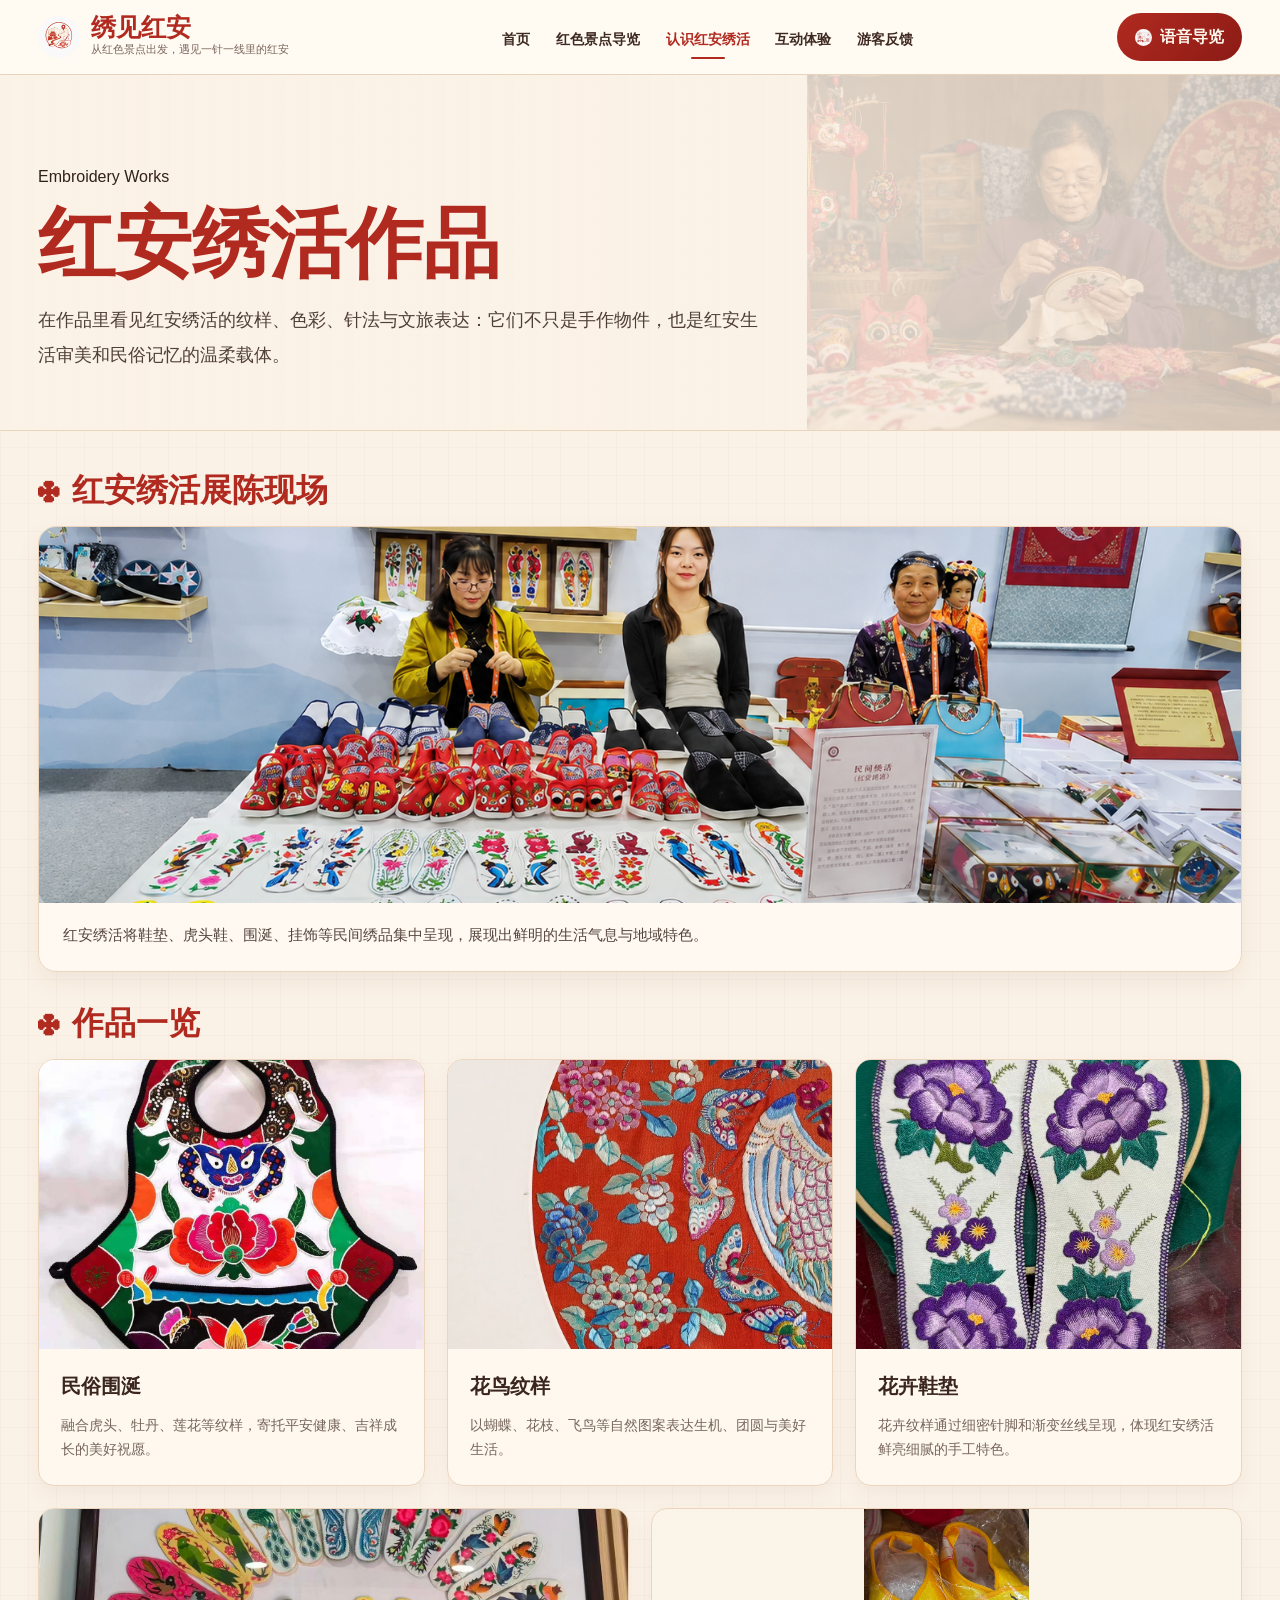
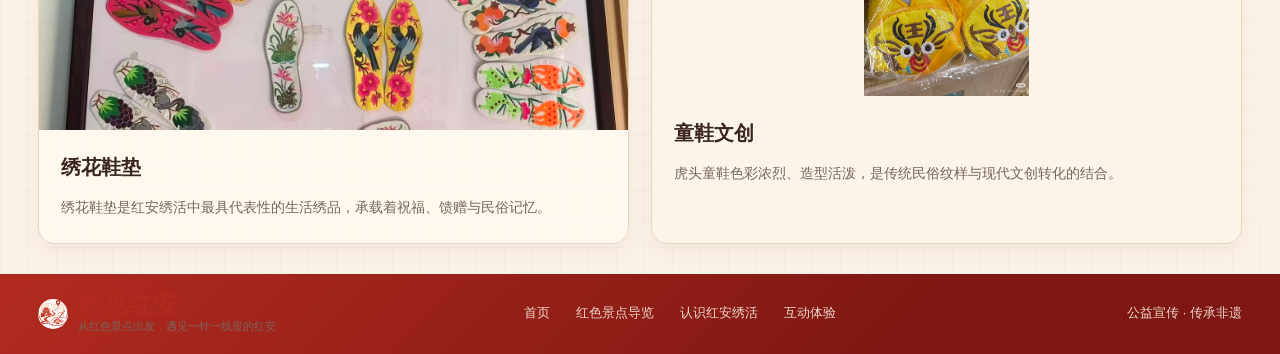
<file: embroidery-works.html>
<!DOCTYPE html>
<html lang="zh-CN">
<head>
  <meta charset="UTF-8">
  <meta name="viewport" content="width=device-width, initial-scale=1.0">
  <meta name="description" content="红安绣活作品展示，集中呈现纹样、绣品与文创应用。">
  <title>红安绣活作品 | 绣见红安</title>
  <link rel="stylesheet" href="css/embroidery.css">
</head>
<body class="works-page">
  <header class="detail-header">
    <div class="detail-container header-row">
      <a class="detail-brand" href="index.html#home">
        <span class="brand-logo"><img src="icon/icon1.png" alt="绣见红安标识"></span>
        <span>
          <strong>绣见红安</strong>
          <small>从红色景点出发，遇见一针一线里的红安</small>
        </span>
      </a>
      <nav class="detail-nav" aria-label="主导航">
        <a href="index.html#home">首页</a>
        <a href="index.html#spots">红色景点导览</a>
        <a class="active" href="embroidery.html">认识红安绣活</a>
        <a href="index.html#card">互动体验</a>
        <a href="index.html#feedback">游客反馈</a>
      </nav>
      <a class="voice-btn" href="voice-guide.html"><img src="icon/icon2.png" alt="" aria-hidden="true">语音导览</a>
    </div>
  </header>

  <main>
    <section class="works-hero">
      <div class="detail-container works-hero-inner">
        <p class="section-kicker">Embroidery Works</p>
        <h1>红安绣活作品</h1>
        <p>在作品里看见红安绣活的纹样、色彩、针法与文旅表达：它们不只是手作物件，也是红安生活审美和民俗记忆的温柔载体。</p>
      </div>
    </section>

    <section class="detail-section works-overview-section">
      <div class="detail-container">
        <div class="section-title">
          <h2>红安绣活展陈现场</h2>
        </div>
        <figure class="works-showcase">
          <img src="image/红安绣活展陈现场.png" alt="红安绣活展陈现场">
          <figcaption>
            红安绣活将鞋垫、虎头鞋、围涎、挂饰等民间绣品集中呈现，展现出鲜明的生活气息与地域特色。
          </figcaption>
        </figure>

        <div class="section-title works-list-title">
          <h2>作品一览</h2>
        </div>
        <div class="works-gallery">
          <article>
            <img src="image/民俗围涎.jpg" alt="民俗围涎">
            <div><h3>民俗围涎</h3><p>融合虎头、牡丹、莲花等纹样，寄托平安健康、吉祥成长的美好祝愿。</p></div>
          </article>
          <article>
            <img src="image/花鸟纹样.jpg" alt="花鸟纹样">
            <div><h3>花鸟纹样</h3><p>以蝴蝶、花枝、飞鸟等自然图案表达生机、团圆与美好生活。</p></div>
          </article>
          <article>
            <img src="image/花卉鞋垫.jpg" alt="花卉鞋垫">
            <div><h3>花卉鞋垫</h3><p>花卉纹样通过细密针脚和渐变丝线呈现，体现红安绣活鲜亮细腻的手工特色。</p></div>
          </article>
          <article class="wide-card">
            <img src="image/绣花鞋垫.jpg" alt="绣花鞋垫">
            <div><h3>绣花鞋垫</h3><p>绣花鞋垫是红安绣活中最具代表性的生活绣品，承载着祝福、馈赠与民俗记忆。</p></div>
          </article>
          <article class="wide-card">
            <img src="image/童鞋文创.jpg" alt="童鞋文创">
            <div><h3>童鞋文创</h3><p>虎头童鞋色彩浓烈、造型活泼，是传统民俗纹样与现代文创转化的结合。</p></div>
          </article>
        </div>
      </div>
    </section>
  </main>

  <footer class="detail-footer">
    <div class="detail-container footer-row">
      <div class="footer-brand"><span class="footer-icon"><img src="icon/icon1.png" alt=""></span><span class="footer-copy"><strong>绣见红安</strong><small>从红色景点出发，遇见一针一线里的红安</small></span></div>
      <nav><a href="index.html#home">首页</a><a href="index.html#spots">红色景点导览</a><a href="embroidery.html">认识红安绣活</a><a href="index.html#card">互动体验</a></nav>
      <p>公益宣传 · 传承非遗</p>
    </div>
  </footer>
</body>
</html>
</file>
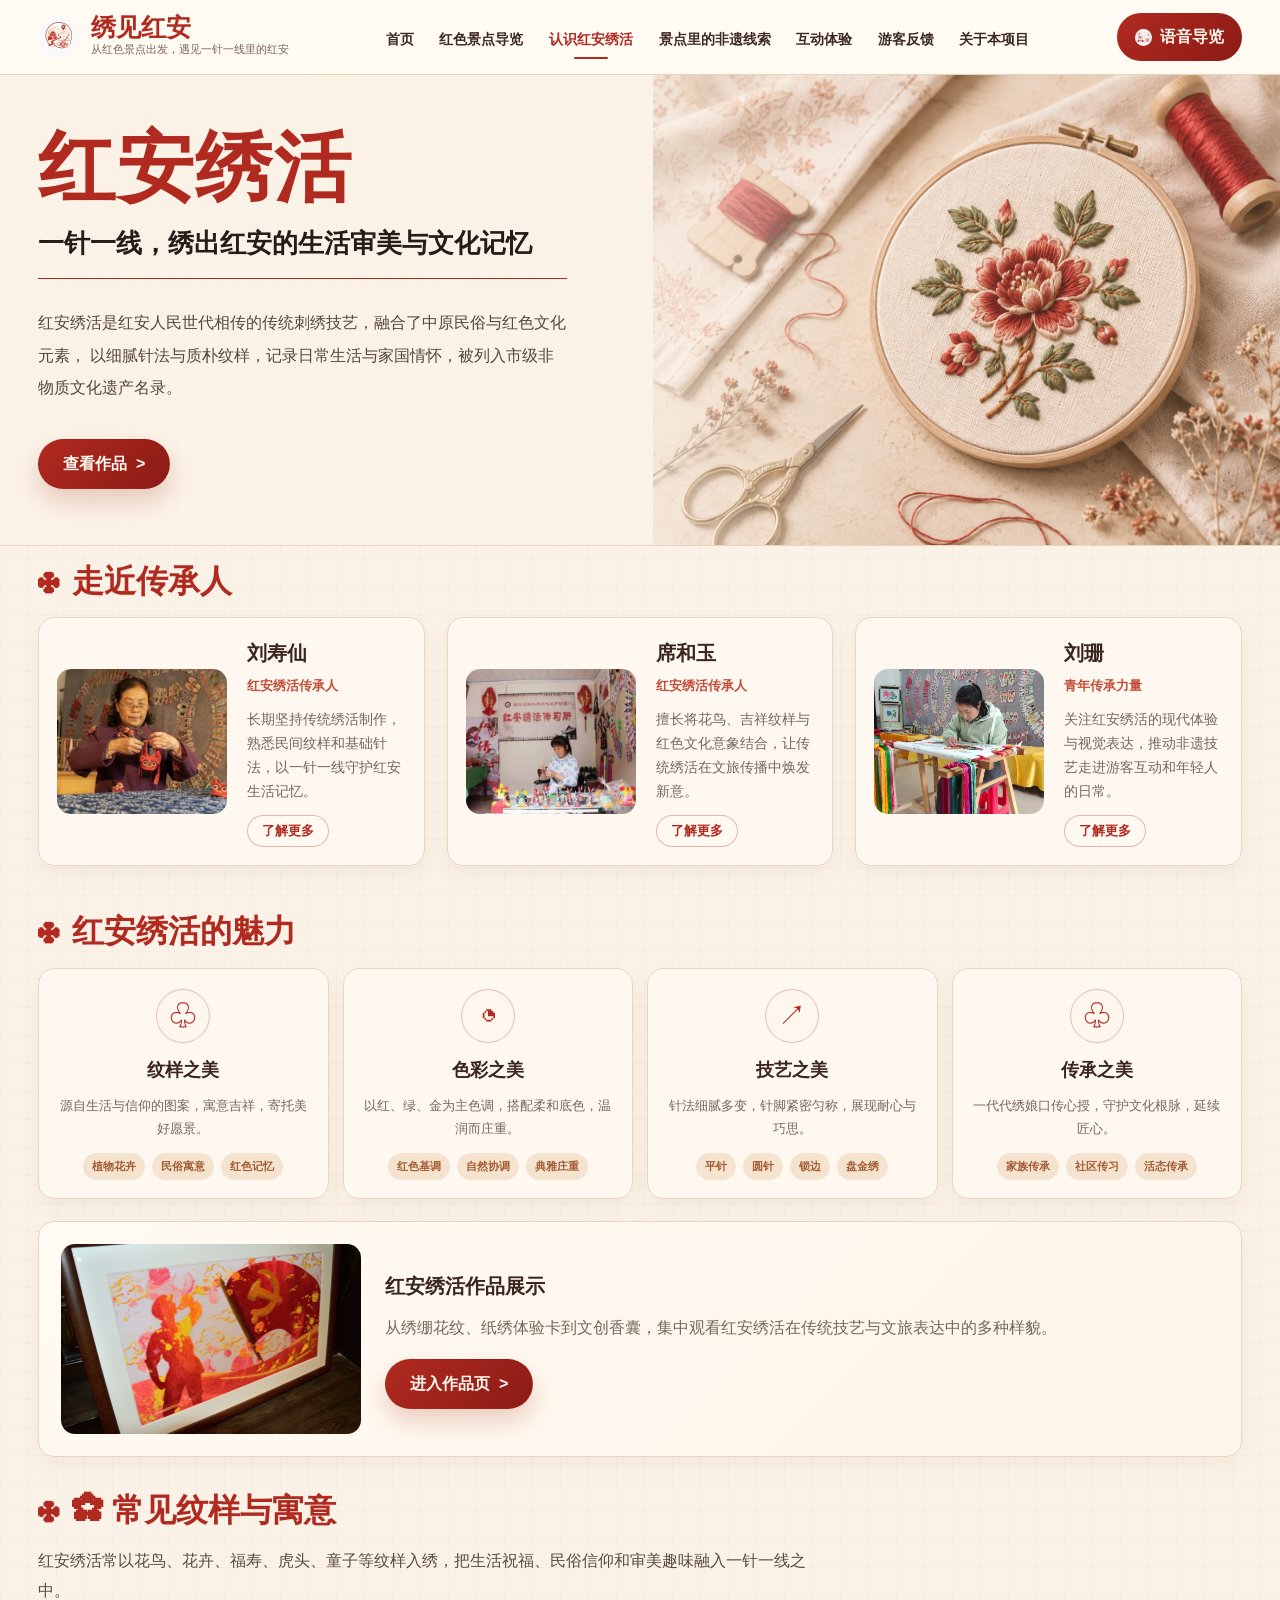
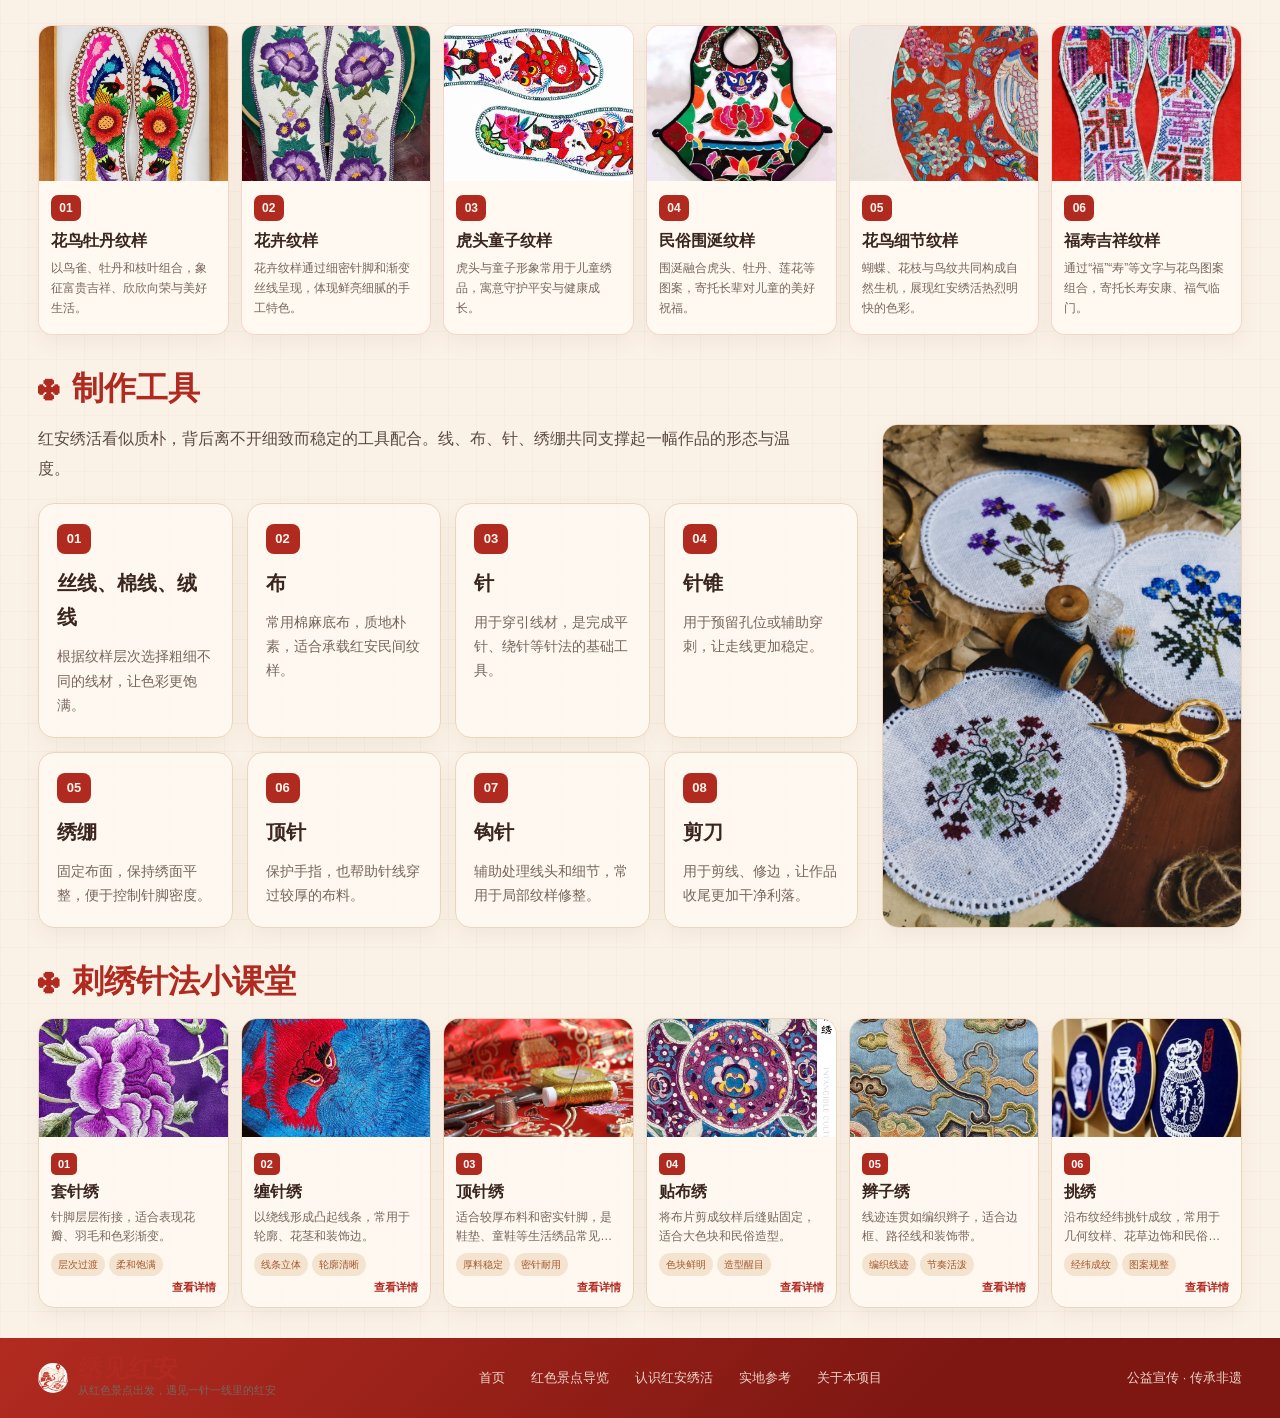
<file: embroidery.html>
<!DOCTYPE html>
<html lang="zh-CN">
<head>
  <meta charset="UTF-8">
  <meta name="viewport" content="width=device-width, initial-scale=1.0">
  <meta name="description" content="了解更多红安绣活，一针一线，绣出红安的生活审美与文化记忆。">
  <title>红安绣活 | 绣见红安</title>
  <link rel="stylesheet" href="css/embroidery.css">
</head>
<body>
  <header class="detail-header">
    <div class="detail-container header-row">
      <a class="detail-brand" href="index.html#home">
        <span class="brand-logo"><img src="icon/icon1.png" alt="绣见红安标识"></span>
        <span>
          <strong>绣见红安</strong>
          <small>从红色景点出发，遇见一针一线里的红安</small>
        </span>
      </a>
      <nav class="detail-nav" aria-label="主导航">
        <a href="index.html#home">首页</a>
        <a href="index.html#spots">红色景点导览</a>
        <a class="active" href="embroidery.html">认识红安绣活</a>
        <a href="index.html#gallery">景点里的非遗线索</a>
        <a href="index.html#card">互动体验</a>
        <a href="index.html#feedback">游客反馈</a>
        <a href="index.html#about">关于本项目</a>
      </nav>
      <a class="voice-btn" href="voice-guide.html"><img src="icon/icon2.png" alt="" aria-hidden="true">语音导览</a>
    </div>
  </header>

  <main>
    <section class="detail-hero">
      <div class="detail-container hero-layout">
        <div class="hero-copy">
          <h1>红安绣活</h1>
          <h2>一针一线，绣出红安的生活审美与文化记忆</h2>
          <p>
            红安绣活是红安人民世代相传的传统刺绣技艺，融合了中原民俗与红色文化元素，
            以细腻针法与质朴纹样，记录日常生活与家国情怀，被列入市级非物质文化遗产名录。
          </p>
          <div class="hero-actions">
            <a class="detail-btn primary" href="embroidery-works.html">查看作品</a>
          </div>
        </div>
        <div class="hero-photo">
          <img src="image/craft-still-life.png" alt="红安绣活绣绷与红线">
        </div>
      </div>
    </section>

    <section class="detail-section compact" id="inheritors">
      <div class="detail-container">
        <div class="section-title">
          <h2>走近传承人</h2>
        </div>
        <div class="people-grid">
          <article><img src="images/刘寿仙.png" alt="刘寿仙"><div><h3>刘寿仙</h3><b>红安绣活传承人</b><p>长期坚持传统绣活制作，熟悉民间纹样和基础针法，以一针一线守护红安生活记忆。</p><button type="button" data-story="liushouxian">了解更多</button></div></article>
          <article><img src="images/席和玉.png" alt="席和玉"><div><h3>席和玉</h3><b>红安绣活传承人</b><p>擅长将花鸟、吉祥纹样与红色文化意象结合，让传统绣活在文旅传播中焕发新意。</p><button type="button" data-story="xiheyu">了解更多</button></div></article>
          <article><img src="images/刘珊.png" alt="刘珊"><div><h3>刘珊</h3><b>青年传承力量</b><p>关注红安绣活的现代体验与视觉表达，推动非遗技艺走进游客互动和年轻人的日常。</p><button type="button" data-story="liushan">了解更多</button></div></article>
        </div>
      </div>
    </section>

    <section class="detail-section" id="charm">
      <div class="detail-container">
        <div class="section-title">
          <h2>红安绣活的魅力</h2>
        </div>
        <div class="charm-grid">
          <article class="icon-card">
            <span>♧</span>
            <h3>纹样之美</h3>
            <p>源自生活与信仰的图案，寓意吉祥，寄托美好愿景。</p>
            <div class="pill-row"><b>植物花卉</b><b>民俗寓意</b><b>红色记忆</b></div>
          </article>
          <article class="icon-card">
            <span>◔</span>
            <h3>色彩之美</h3>
            <p>以红、绿、金为主色调，搭配柔和底色，温润而庄重。</p>
            <div class="pill-row"><b>红色基调</b><b>自然协调</b><b>典雅庄重</b></div>
          </article>
          <article class="icon-card">
            <span>↗</span>
            <h3>技艺之美</h3>
            <p>针法细腻多变，针脚紧密匀称，展现耐心与巧思。</p>
            <div class="pill-row"><b>平针</b><b>圆针</b><b>锁边</b><b>盘金绣</b></div>
          </article>
          <article class="icon-card">
            <span>♧</span>
            <h3>传承之美</h3>
            <p>一代代绣娘口传心授，守护文化根脉，延续匠心。</p>
            <div class="pill-row"><b>家族传承</b><b>社区传习</b><b>活态传承</b></div>
          </article>
        </div>
        <article class="works-entry">
          <img src="images/红安绣活展示.jpg" alt="红安绣活作品展示">
          <div>
            <h3>红安绣活作品展示</h3>
            <p>从绣绷花纹、纸绣体验卡到文创香囊，集中观看红安绣活在传统技艺与文旅表达中的多种样貌。</p>
            <a class="detail-btn primary" href="embroidery-works.html">进入作品页</a>
          </div>
        </article>
      </div>
    </section>

    <section class="detail-section compact" id="patterns">
      <div class="detail-container">
        <div class="section-title">
          <h2>✿ 常见纹样与寓意</h2>
        </div>
        <p class="section-note">红安绣活常以花鸟、花卉、福寿、虎头、童子等纹样入绣，把生活祝福、民俗信仰和审美趣味融入一针一线之中。</p>
        <div class="pattern-row">
          <article>
            <img src="image/花鸟鞋垫.png" alt="花鸟牡丹纹样">
            <div><span>01</span><h3>花鸟牡丹纹样</h3><p>以鸟雀、牡丹和枝叶组合，象征富贵吉祥、欣欣向荣与美好生活。</p></div>
          </article>
          <article>
            <img src="image/花卉鞋垫.jpg" alt="花卉纹样">
            <div><span>02</span><h3>花卉纹样</h3><p>花卉纹样通过细密针脚和渐变丝线呈现，体现鲜亮细腻的手工特色。</p></div>
          </article>
          <article>
            <img src="image/童子纹样.png" alt="虎头童子纹样">
            <div><span>03</span><h3>虎头童子纹样</h3><p>虎头与童子形象常用于儿童绣品，寓意守护平安与健康成长。</p></div>
          </article>
          <article>
            <img src="image/民俗围涎.jpg" alt="民俗围涎纹样">
            <div><span>04</span><h3>民俗围涎纹样</h3><p>围涎融合虎头、牡丹、莲花等图案，寄托长辈对儿童的美好祝福。</p></div>
          </article>
          <article>
            <img src="image/花鸟纹样.jpg" alt="花鸟细节纹样">
            <div><span>05</span><h3>花鸟细节纹样</h3><p>蝴蝶、花枝与鸟纹共同构成自然生机，展现红安绣活热烈明快的色彩。</p></div>
          </article>
          <article>
            <img src="image/cc370daa65439f04fdaecac5071980b.png" alt="福寿吉祥纹样">
            <div><span>06</span><h3>福寿吉祥纹样</h3><p>通过“福”“寿”等文字与花鸟图案组合，寄托长寿安康、福气临门。</p></div>
          </article>
        </div>
      </div>
    </section>

    <section class="detail-section compact" id="tools">
      <div class="detail-container">
        <div class="section-title">
          <h2>制作工具</h2>
        </div>
        <div class="tools-panel">
          <div class="tools-copy">
            <p class="section-note">红安绣活看似质朴，背后离不开细致而稳定的工具配合。线、布、针、绣绷共同支撑起一幅作品的形态与温度。</p>
            <div class="tools-grid">
              <article><b>01</b><h3>丝线、棉线、绒线</h3><p>根据纹样层次选择粗细不同的线材，让色彩更饱满。</p></article>
              <article><b>02</b><h3>布</h3><p>常用棉麻底布，质地朴素，适合承载红安民间纹样。</p></article>
              <article><b>03</b><h3>针</h3><p>用于穿引线材，是完成平针、绕针等针法的基础工具。</p></article>
              <article><b>04</b><h3>针锥</h3><p>用于预留孔位或辅助穿刺，让走线更加稳定。</p></article>
              <article><b>05</b><h3>绣绷</h3><p>固定布面，保持绣面平整，便于控制针脚密度。</p></article>
              <article><b>06</b><h3>顶针</h3><p>保护手指，也帮助针线穿过较厚的布料。</p></article>
              <article><b>07</b><h3>钩针</h3><p>辅助处理线头和细节，常用于局部纹样修整。</p></article>
              <article><b>08</b><h3>剪刀</h3><p>用于剪线、修边，让作品收尾更加干净利落。</p></article>
            </div>
          </div>
          <figure class="tools-image">
            <img src="image/stitch-technique-kit.png" alt="红安绣活制作工具">
          </figure>
        </div>
      </div>
    </section>

    <section class="detail-section compact" id="stitches">
      <div class="detail-container">
        <div class="section-title">
          <h2>刺绣针法小课堂</h2>
        </div>
        <div class="stitch-grid stitch-link-grid">
          <a class="image-card stitch-card" href="stitch-detail.html?stitch=taozhen">
            <img src="images/套针绣.jpg" alt="套针绣">
            <div><b>01</b><h3>套针绣</h3><p>针脚层层衔接，适合表现花瓣、羽毛和色彩渐变。</p><span>层次过渡</span><span>柔和饱满</span></div>
          </a>
          <a class="image-card stitch-card" href="stitch-detail.html?stitch=chanzhen">
            <img src="images/缠针绣.jpg" alt="缠针绣">
            <div><b>02</b><h3>缠针绣</h3><p>以绕线形成凸起线条，常用于轮廓、花茎和装饰边。</p><span>线条立体</span><span>轮廓清晰</span></div>
          </a>
          <a class="image-card stitch-card" href="stitch-detail.html?stitch=dingzhen">
            <img src="images/顶针绣.png" alt="顶针绣">
            <div><b>03</b><h3>顶针绣</h3><p>适合较厚布料和密实针脚，是鞋垫、童鞋等生活绣品常见技法。</p><span>厚料稳定</span><span>密针耐用</span></div>
          </a>
          <a class="image-card stitch-card" href="stitch-detail.html?stitch=tiebu">
            <img src="images/贴布绣.jpg" alt="贴布绣">
            <div><b>04</b><h3>贴布绣</h3><p>将布片剪成纹样后缝贴固定，适合大色块和民俗造型。</p><span>色块鲜明</span><span>造型醒目</span></div>
          </a>
          <a class="image-card stitch-card" href="stitch-detail.html?stitch=bianzi">
            <img src="images/辫子绣.png" alt="辫子绣">
            <div><b>05</b><h3>辫子绣</h3><p>线迹连贯如编织辫子，适合边框、路径线和装饰带。</p><span>编织线迹</span><span>节奏活泼</span></div>
          </a>
          <a class="image-card stitch-card" href="stitch-detail.html?stitch=tiaoxiu">
            <img src="images/挑绣.png" alt="挑绣">
            <div><b>06</b><h3>挑绣</h3><p>沿布纹经纬挑针成纹，常用于几何纹样、花草边饰和民俗图案。</p><span>经纬成纹</span><span>图案规整</span></div>
          </a>
        </div>
      </div>
    </section>
  </main>

  <footer class="detail-footer">
    <div class="detail-container footer-row">
      <div class="footer-brand"><span class="footer-icon"><img src="icon/icon1.png" alt=""></span><span class="footer-copy"><strong>绣见红安</strong><small>从红色景点出发，遇见一针一线里的红安</small></span></div>
      <nav><a href="index.html#home">首页</a><a href="index.html#spots">红色景点导览</a><a href="embroidery.html">认识红安绣活</a><a href="index.html#card">实地参考</a><a href="index.html#about">关于本项目</a></nav>
      <p>公益宣传 · 传承非遗</p>
    </div>
  </footer>

  <div class="story-modal" id="storyModal" aria-hidden="true">
    <div class="story-modal__overlay" data-close-story></div>
    <section class="story-modal__panel" role="dialog" aria-modal="true" aria-labelledby="storyTitle">
      <button class="story-modal__close" type="button" data-close-story aria-label="关闭传承人故事">×</button>
      <p class="section-kicker">Inheritor Story</p>
      <h2 id="storyTitle"></h2>
      <strong id="storyRole"></strong>
      <p id="storyText"></p>
    </section>
  </div>

  <script src="js/embroidery.js"></script>
</body>
</html>
</file>
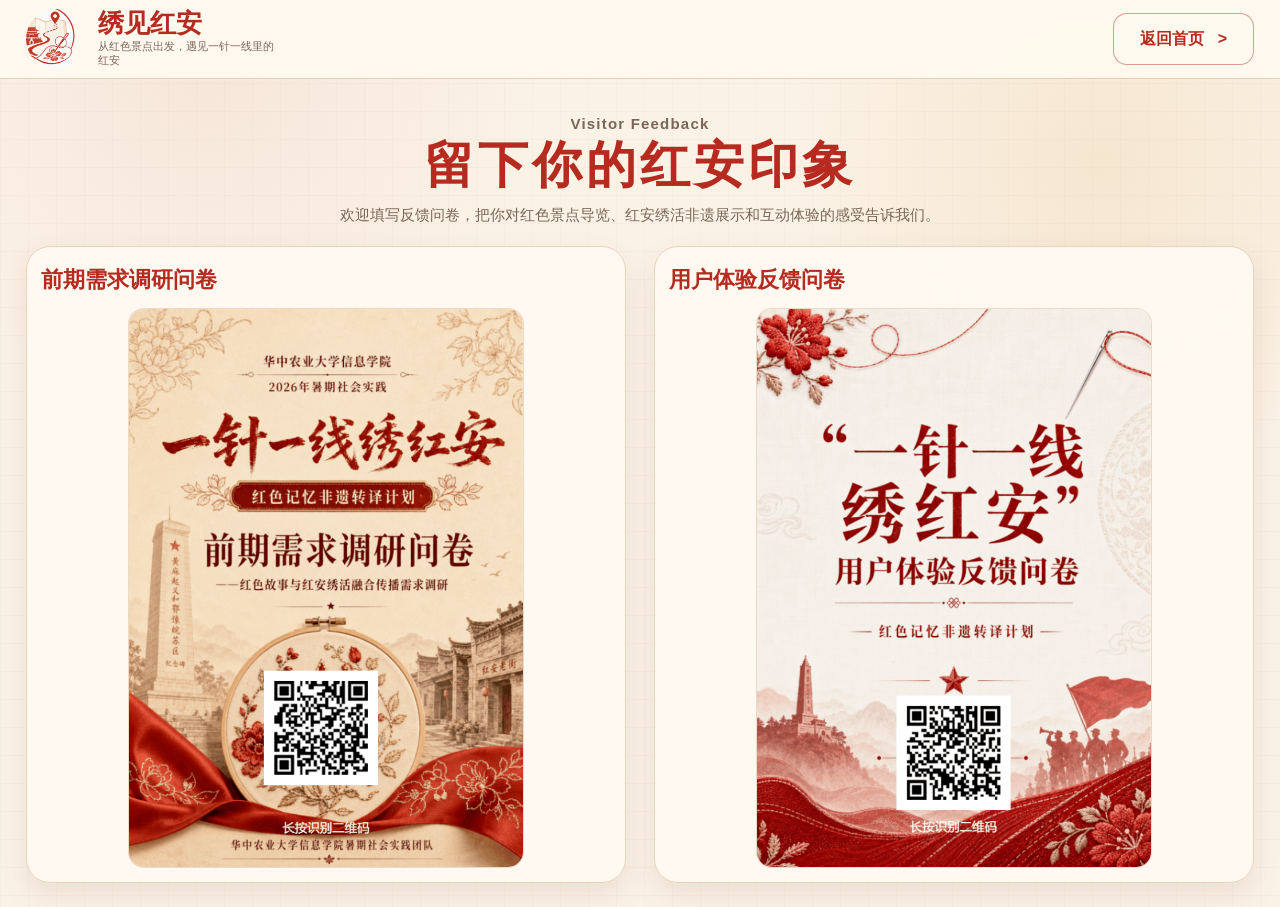
<file: feedback.html>
<!DOCTYPE html>
<html lang="zh-CN">
<head>
  <meta charset="UTF-8">
  <meta name="viewport" content="width=device-width, initial-scale=1.0">
  <meta name="description" content="绣见红安游客反馈问卷，留下你的红安印象。">
  <title>游客反馈问卷 | 绣见红安</title>
  <link rel="stylesheet" href="css/style.css">
</head>
<body class="questionnaire-page">
  <header class="questionnaire-header">
    <div class="container questionnaire-header-inner">
      <a class="brand" href="index.html#home" aria-label="返回绣见红安首页">
        <span class="brand-icon"><img src="icon/icon1.png" alt="绣见红安标识"></span>
        <span class="brand-text">
          <strong>绣见红安</strong>
          <small>从红色景点出发，遇见一针一线里的红安</small>
        </span>
      </a>
      <a class="btn btn-outline" href="index.html#feedback">返回首页</a>
    </div>
  </header>

  <main class="questionnaire-main">
    <section class="container questionnaire-hero">
      <p class="section-kicker">Visitor Feedback</p>
      <h1>留下你的红安印象</h1>
      <p>欢迎填写反馈问卷，把你对红色景点导览、红安绣活非遗展示和互动体验的感受告诉我们。</p>
    </section>

    <section class="container questionnaire-grid" aria-label="游客反馈问卷">
      <article class="questionnaire-card">
        <h2>前期需求调研问卷</h2>
        <img src="image/问卷1.png" alt="红色故事与红安绣活融合传播前期需求调研问卷">
      </article>
      <article class="questionnaire-card">
        <h2>用户体验反馈问卷</h2>
        <img src="image/问卷2.png" alt="绣见红安用户体验反馈问卷">
      </article>
    </section>
  </main>
</body>
</html>
</file>
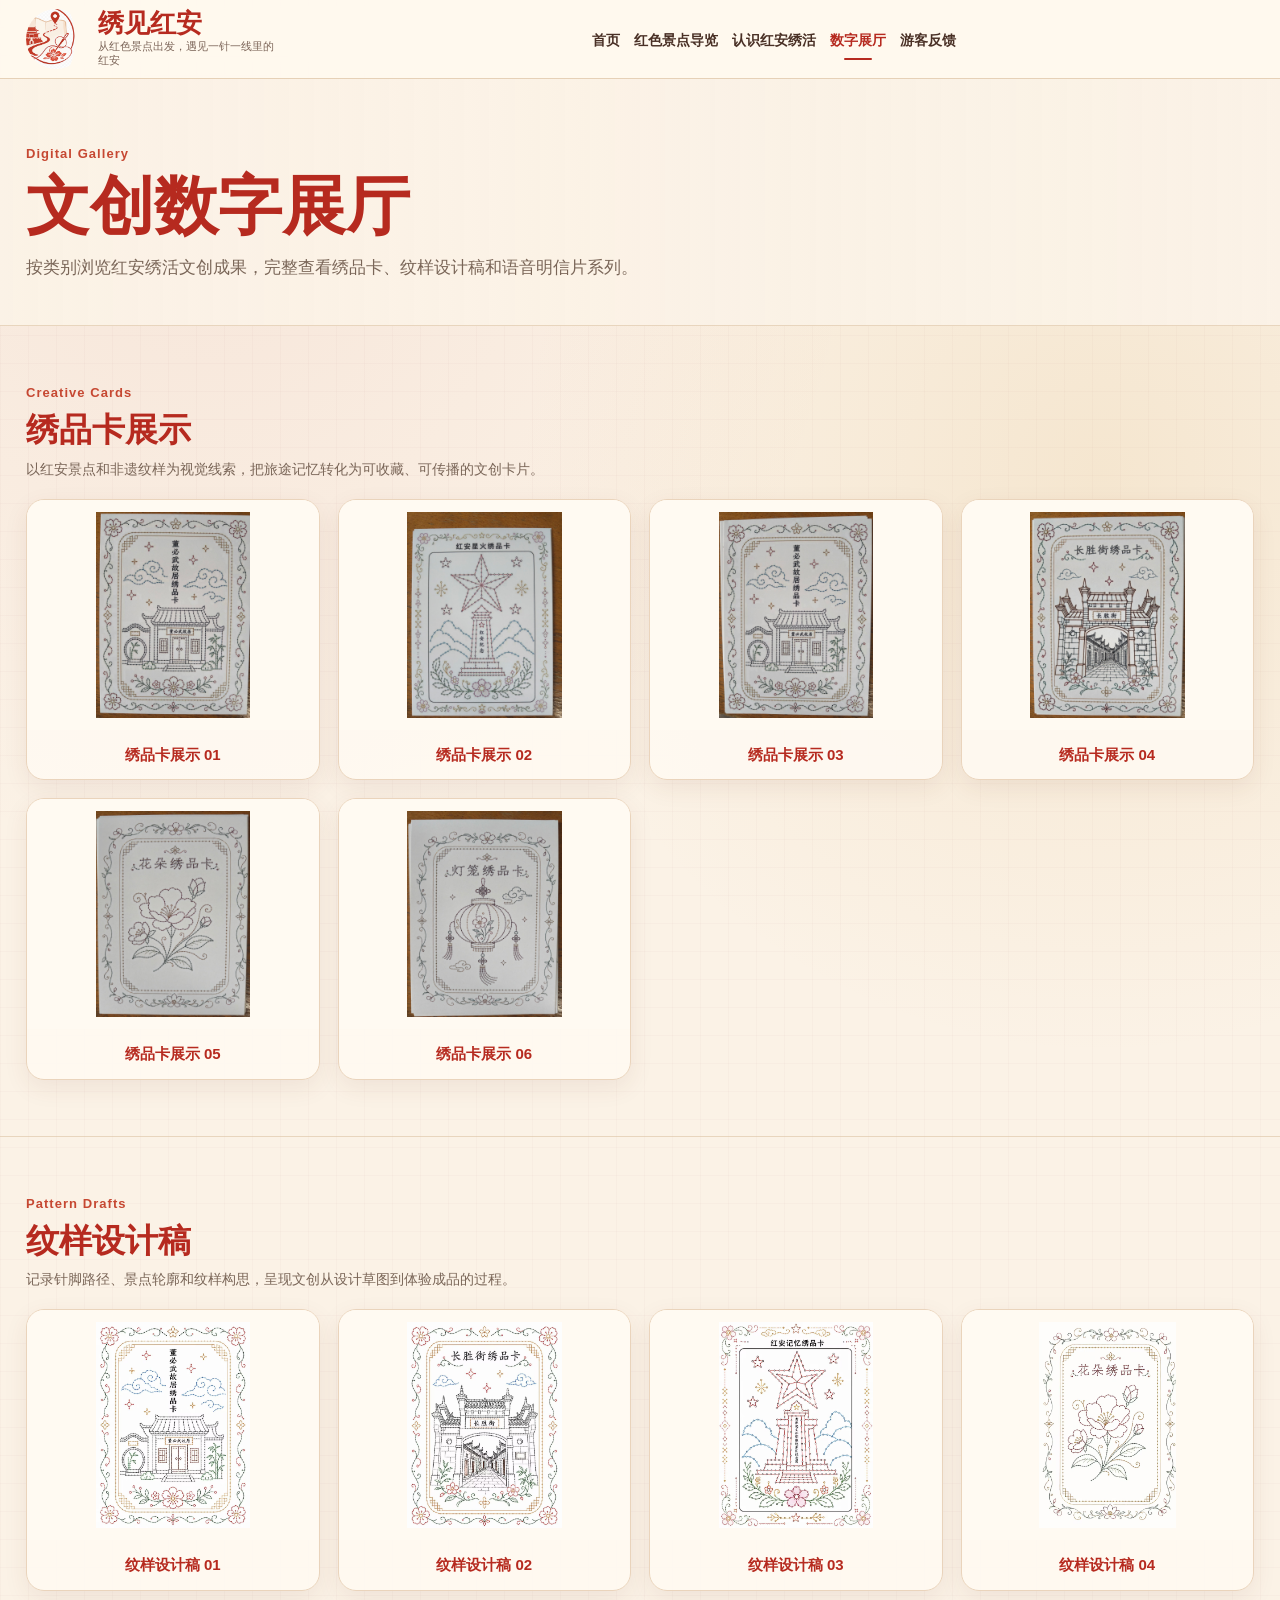
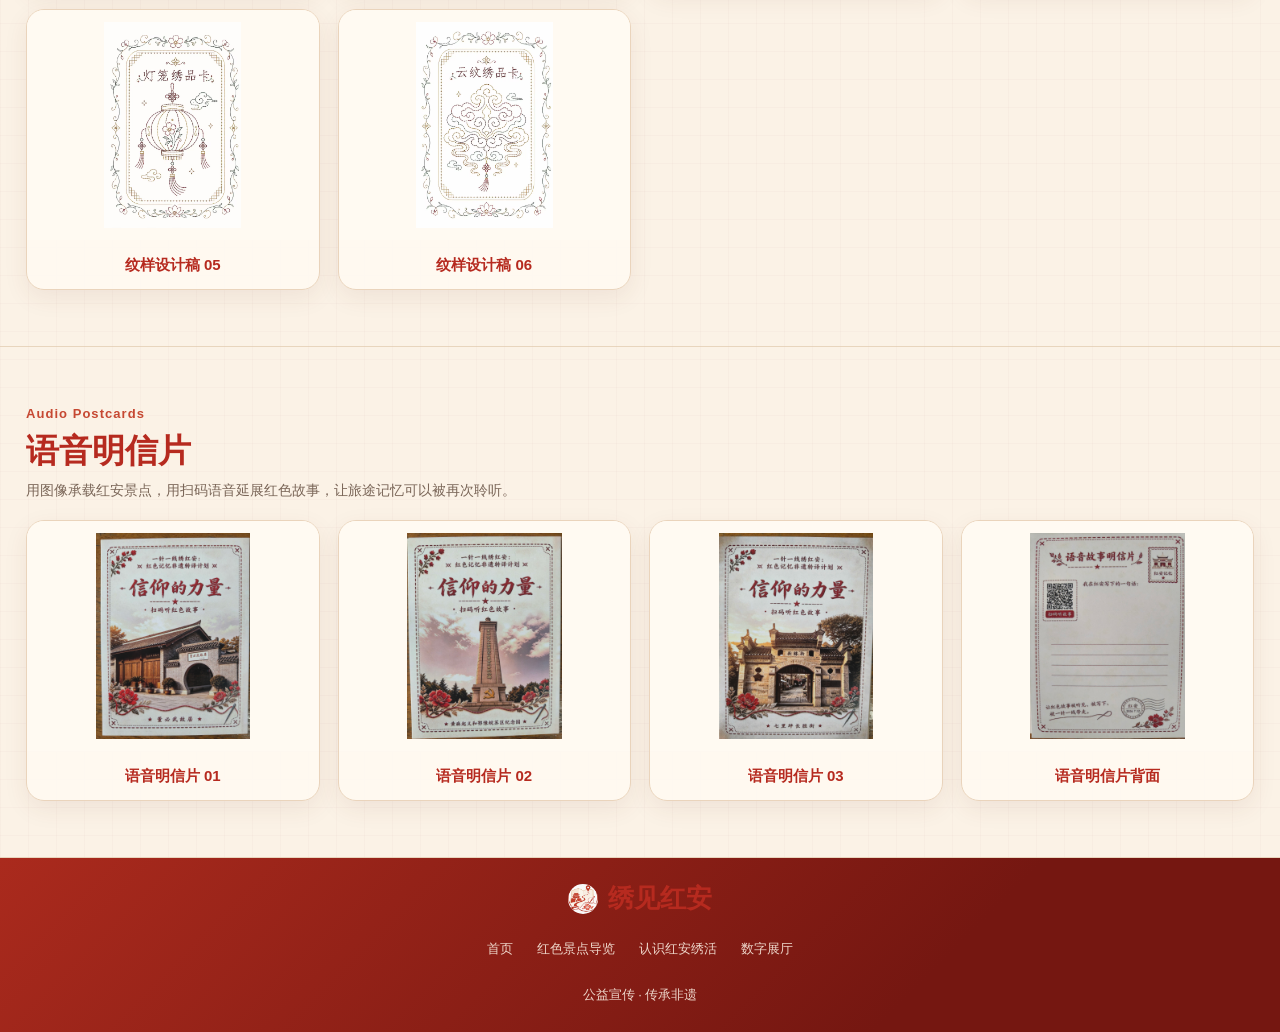
<file: gallery.html>
<!DOCTYPE html>
<html lang="zh-CN">
<head>
  <meta charset="UTF-8">
  <meta name="viewport" content="width=device-width, initial-scale=1.0">
  <meta name="description" content="绣见红安文创数字展厅，展示绣品卡、纹样设计稿和语音明信片系列文创成果。">
  <title>文创数字展厅 | 绣见红安</title>
  <link rel="stylesheet" href="css/style.css">
</head>
<body class="gallery-page">
  <header class="site-header">
    <div class="header-inner">
      <a class="brand" href="index.html#home" aria-label="返回绣见红安首页">
        <span class="brand-icon"><img src="icon/icon1.png" alt="绣见红安标识"></span>
        <span class="brand-text">
          <strong>绣见红安</strong>
          <small>从红色景点出发，遇见一针一线里的红安</small>
        </span>
      </a>
      <nav class="site-nav" aria-label="文创展厅导航">
        <a href="index.html#home">首页</a>
        <a href="index.html#spots">红色景点导览</a>
        <a href="index.html#heritage">认识红安绣活</a>
        <a class="active" href="gallery.html">数字展厅</a>
        <a href="index.html#feedback">游客反馈</a>
      </nav>
      <a class="audio-guide" href="index.html#gallery"><span>返回展厅</span></a>
    </div>
  </header>

  <main>
    <section class="gallery-hero">
      <div class="container">
        <p class="section-kicker">Digital Gallery</p>
        <h1>文创数字展厅</h1>
        <p>按类别浏览红安绣活文创成果，完整查看绣品卡、纹样设计稿和语音明信片系列。</p>
      </div>
    </section>

    <section class="section gallery-category section-anchor" id="cards">
      <div class="container">
        <div class="section-head compact-head">
          <div>
            <p class="section-kicker">Creative Cards</p>
            <h2>绣品卡展示</h2>
            <p>以红安景点和非遗纹样为视觉线索，把旅途记忆转化为可收藏、可传播的文创卡片。</p>
          </div>
        </div>
        <div class="gallery-detail-grid">
          <article><img src="images/绣品卡展示1.jpg" alt="绣品卡展示 01"><span>绣品卡展示 01</span></article>
          <article><img src="images/绣品卡展示2.jpg" alt="绣品卡展示 02"><span>绣品卡展示 02</span></article>
          <article><img src="images/绣品卡展示3.jpg" alt="绣品卡展示 03"><span>绣品卡展示 03</span></article>
          <article><img src="images/绣品卡展示4.jpg" alt="绣品卡展示 04"><span>绣品卡展示 04</span></article>
          <article><img src="images/绣品卡展示5.jpg" alt="绣品卡展示 05"><span>绣品卡展示 05</span></article>
          <article><img src="images/绣品卡展示6.jpg" alt="绣品卡展示 06"><span>绣品卡展示 06</span></article>
        </div>
      </div>
    </section>

    <section class="section gallery-category section-anchor" id="patterns">
      <div class="container">
        <div class="section-head compact-head">
          <div>
            <p class="section-kicker">Pattern Drafts</p>
            <h2>纹样设计稿</h2>
            <p>记录针脚路径、景点轮廓和纹样构思，呈现文创从设计草图到体验成品的过程。</p>
          </div>
        </div>
        <div class="gallery-detail-grid">
          <article><img src="images/纹样设计稿1.jpg" alt="纹样设计稿 01"><span>纹样设计稿 01</span></article>
          <article><img src="images/纹样设计稿2.jpg" alt="纹样设计稿 02"><span>纹样设计稿 02</span></article>
          <article><img src="images/纹样设计稿3.jpg" alt="纹样设计稿 03"><span>纹样设计稿 03</span></article>
          <article><img src="images/纹样设计稿4.jpg" alt="纹样设计稿 04"><span>纹样设计稿 04</span></article>
          <article><img src="images/纹样设计稿5.jpg" alt="纹样设计稿 05"><span>纹样设计稿 05</span></article>
          <article><img src="images/纹样设计稿6.jpg" alt="纹样设计稿 06"><span>纹样设计稿 06</span></article>
        </div>
      </div>
    </section>

    <section class="section gallery-category section-anchor" id="postcards">
      <div class="container">
        <div class="section-head compact-head">
          <div>
            <p class="section-kicker">Audio Postcards</p>
            <h2>语音明信片</h2>
            <p>用图像承载红安景点，用扫码语音延展红色故事，让旅途记忆可以被再次聆听。</p>
          </div>
        </div>
        <div class="gallery-detail-grid">
          <article><img src="images/语音明信片1.jpg" alt="语音明信片 01"><span>语音明信片 01</span></article>
          <article><img src="images/语音明信片2.jpg" alt="语音明信片 02"><span>语音明信片 02</span></article>
          <article><img src="images/语音明信片3.jpg" alt="语音明信片 03"><span>语音明信片 03</span></article>
          <article><img src="images/语音明信片背面.jpg" alt="语音明信片背面"><span>语音明信片背面</span></article>
        </div>
      </div>
    </section>
  </main>

  <footer class="site-footer">
    <div class="container footer-grid">
      <div class="footer-brand"><span class="footer-icon"><img src="icon/icon1.png" alt=""></span><strong>绣见红安</strong></div>
      <nav><a href="index.html#home">首页</a><a href="index.html#spots">红色景点导览</a><a href="index.html#heritage">认识红安绣活</a><a href="index.html#gallery">数字展厅</a></nav>
      <p>公益宣传 · 传承非遗</p>
    </div>
  </footer>
</body>
</html>
</file>
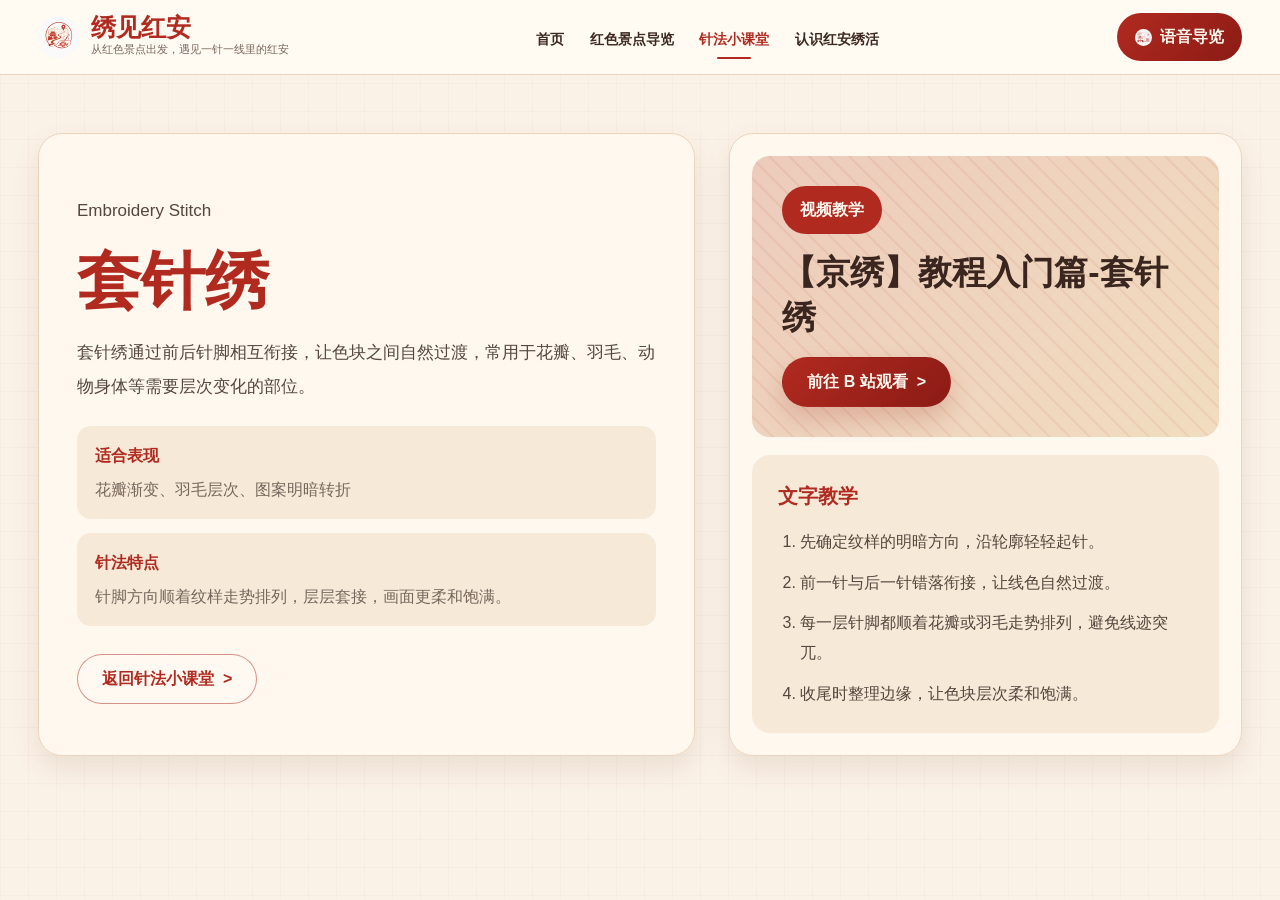
<file: stitch-detail.html>
<!DOCTYPE html>
<html lang="zh-CN">
<head>
  <meta charset="UTF-8">
  <meta name="viewport" content="width=device-width, initial-scale=1.0">
  <meta name="description" content="红安绣活针法详细简介。">
  <title>针法简介 | 绣见红安</title>
  <link rel="stylesheet" href="css/embroidery.css">
</head>
<body class="stitch-detail-page">
  <header class="detail-header">
    <div class="detail-container header-row">
      <a class="detail-brand" href="index.html#home">
        <span class="brand-logo"><img src="icon/icon1.png" alt="绣见红安标识"></span>
        <span>
          <strong>绣见红安</strong>
          <small>从红色景点出发，遇见一针一线里的红安</small>
        </span>
      </a>
      <nav class="detail-nav" aria-label="主导航">
        <a href="index.html#home">首页</a>
        <a href="index.html#spots">红色景点导览</a>
        <a class="active" href="embroidery.html#stitches">针法小课堂</a>
        <a href="embroidery.html">认识红安绣活</a>
      </nav>
      <a class="voice-btn" href="voice-guide.html"><img src="icon/icon2.png" alt="" aria-hidden="true">语音导览</a>
    </div>
  </header>

  <main class="stitch-detail-main">
    <section class="detail-container stitch-detail-layout">
      <div class="stitch-detail-copy">
        <p class="section-kicker">Embroidery Stitch</p>
        <h1 id="stitchTitle">针法简介</h1>
        <p id="stitchIntro"></p>
        <dl class="stitch-meta">
          <div><dt>适合表现</dt><dd id="stitchUse"></dd></div>
          <div><dt>针法特点</dt><dd id="stitchFeature"></dd></div>
        </dl>
        <a class="detail-btn outline" href="embroidery.html#stitches">返回针法小课堂</a>
      </div>
      <aside class="stitch-video-card">
        <div class="stitch-video-link">
          <span>视频教学</span>
          <h2 id="videoTitle"></h2>
          <a id="videoLink" class="detail-btn primary" href="#" target="_blank" rel="noopener">前往 B 站观看</a>
        </div>
        <div class="stitch-text-lesson">
          <h3>文字教学</h3>
          <ol id="lessonSteps"></ol>
        </div>
      </aside>
    </section>
  </main>

  <script>
    const stitches = {
      taozhen: {
        title: "套针绣",
        intro: "套针绣通过前后针脚相互衔接，让色块之间自然过渡，常用于花瓣、羽毛、动物身体等需要层次变化的部位。",
        use: "花瓣渐变、羽毛层次、图案明暗转折",
        feature: "针脚方向顺着纹样走势排列，层层套接，画面更柔和饱满。",
        videoTitle: "【京绣】教程入门篇-套针绣",
        videoUrl: "https://www.bilibili.com/video/BV12g411S7EC/?share_source=copy_web&vd_source=a94f4b7aea19b98c61f935c52c3d4a15",
        steps: ["先确定纹样的明暗方向，沿轮廓轻轻起针。", "前一针与后一针错落衔接，让线色自然过渡。", "每一层针脚都顺着花瓣或羽毛走势排列，避免线迹突兀。", "收尾时整理边缘，让色块层次柔和饱满。"]
      },
      chanzhen: {
        title: "缠针绣",
        intro: "缠针绣以绕线或缠绕的方式形成凸起线条，适合表现边缘、枝蔓和装饰纹路，让图案更有立体感。",
        use: "轮廓线、藤蔓、花茎、装饰边",
        feature: "线条饱满，触感明显，能够强化纹样的走势和边界。",
        videoTitle: "手绣苏绣常用针法教程——缠针（斜缠）",
        videoUrl: "https://www.bilibili.com/video/BV1uP4y1L7rh/?share_source=copy_web&vd_source=a94f4b7aea19b98c61f935c52c3d4a15",
        steps: ["先绣出基础线条或确定需要缠绕的位置。", "用针线围绕基础线有节奏地斜向缠绕。", "保持缠绕间距均匀，线条才会饱满清晰。", "适合用在花茎、边线和需要凸起效果的装饰处。"]
      },
      dingzhen: {
        title: "顶针绣",
        intro: "顶针绣借助顶针推动针线穿过较厚布料，适合处理鞋垫、童鞋等厚实绣品中的紧密针脚。",
        use: "厚布鞋垫、童鞋局部、密针固定",
        feature: "强调稳定、耐用和针脚密度，适合生活绣品。",
        videoTitle: "【顶针-刺绣】银杏叶胸针",
        videoUrl: "https://www.bilibili.com/video/BV1Vi4y1E7dZ/?share_source=copy_web&vd_source=a94f4b7aea19b98c61f935c52c3d4a15",
        steps: ["准备较厚布料时，可借助顶针保护手指。", "用顶针辅助推动针尾，让针顺利穿过布面。", "针脚保持密实稳定，适合需要耐磨的生活绣品。", "完成后检查线头和布面平整度，避免局部松动。"]
      },
      tiebu: {
        title: "贴布绣",
        intro: "贴布绣先将不同颜色或质地的布片剪成纹样，再缝贴固定，常用于大色块和民俗造型。",
        use: "虎头、花叶、大面积色块、儿童用品装饰",
        feature: "色彩醒目，造型概括，能快速形成鲜明的民间图案效果。",
        videoTitle: "贴布绣",
        videoUrl: "https://www.bilibili.com/video/BV1Nu411s7HV/?share_source=copy_web&vd_source=a94f4b7aea19b98c61f935c52c3d4a15",
        steps: ["先把布片按纹样剪出大致形状。", "将布片放在底布指定位置，临时固定。", "沿布片边缘用针线缝合，可用锁边或细密针脚压住边缘。", "适合表现虎头、花叶和大色块民俗造型。"]
      },
      bianzi: {
        title: "辫子绣",
        intro: "辫子绣的线迹像编织的辫子，常用于边框、路径和装饰线，能增强图案的节奏感。",
        use: "边框、路径线、装饰带、局部强调",
        feature: "线迹连续，有编织感，适合表现活泼的民俗装饰。",
        videoTitle: "【刺绣】简单的辫子针绣法，刺绣方法基础",
        videoUrl: "https://www.bilibili.com/video/BV1jW411X769/?share_source=copy_web&vd_source=a94f4b7aea19b98c61f935c52c3d4a15",
        steps: ["沿需要装饰的边线确定走针方向。", "每一针与上一针形成连续套叠，像编辫子一样向前推进。", "注意线迹松紧一致，保持节奏感。", "常用于边框、路径线和花草纹样的装饰线。"]
      },
      tiaoxiu: {
        title: "挑绣",
        intro: "挑绣也常被称为挑花，依照布面的经纬纹理挑针成纹，通过重复、交错和转折形成规整而富有节奏的图案。",
        use: "几何纹、花草边饰、民俗图案、衣物和生活绣品装饰",
        feature: "顺着布纹起针，线迹整齐，图案秩序感强，适合表现红安绣活中质朴、明快的民间纹样。",
        videoTitle: "王的手创--基础绣法教学--（挑花）挑针绣、游针绣、人字绣",
        videoUrl: "https://www.bilibili.com/video/BV1BM41137Px/?share_source=copy_web&vd_source=a94f4b7aea19b98c61f935c52c3d4a15",
        steps: ["先观察布面的经纬格点，确定挑针行进方向。", "按图案需要挑起固定数量的布丝或格点。", "重复挑、压、转折，形成几何纹或花草边饰。", "保持针距均匀，图案会更规整，也更有红安民间绣活的质朴节奏。"]
      }
    };

    stitches.wenxiu = stitches.tiaoxiu;

    const key = new URLSearchParams(window.location.search).get("stitch") || "taozhen";
    const stitch = stitches[key] || stitches.taozhen;

    document.title = `${stitch.title} | 绣见红安`;
    document.getElementById("stitchTitle").textContent = stitch.title;
    document.getElementById("stitchIntro").textContent = stitch.intro;
    document.getElementById("stitchUse").textContent = stitch.use;
    document.getElementById("stitchFeature").textContent = stitch.feature;

    const videoTitle = document.getElementById("videoTitle");
    const videoLink = document.getElementById("videoLink");
    const lessonSteps = document.getElementById("lessonSteps");

    videoTitle.textContent = stitch.videoTitle;
    videoLink.href = stitch.videoUrl;
    lessonSteps.innerHTML = stitch.steps.map((step) => `<li>${step}</li>`).join("");
  </script>
</body>
</html>
</file>
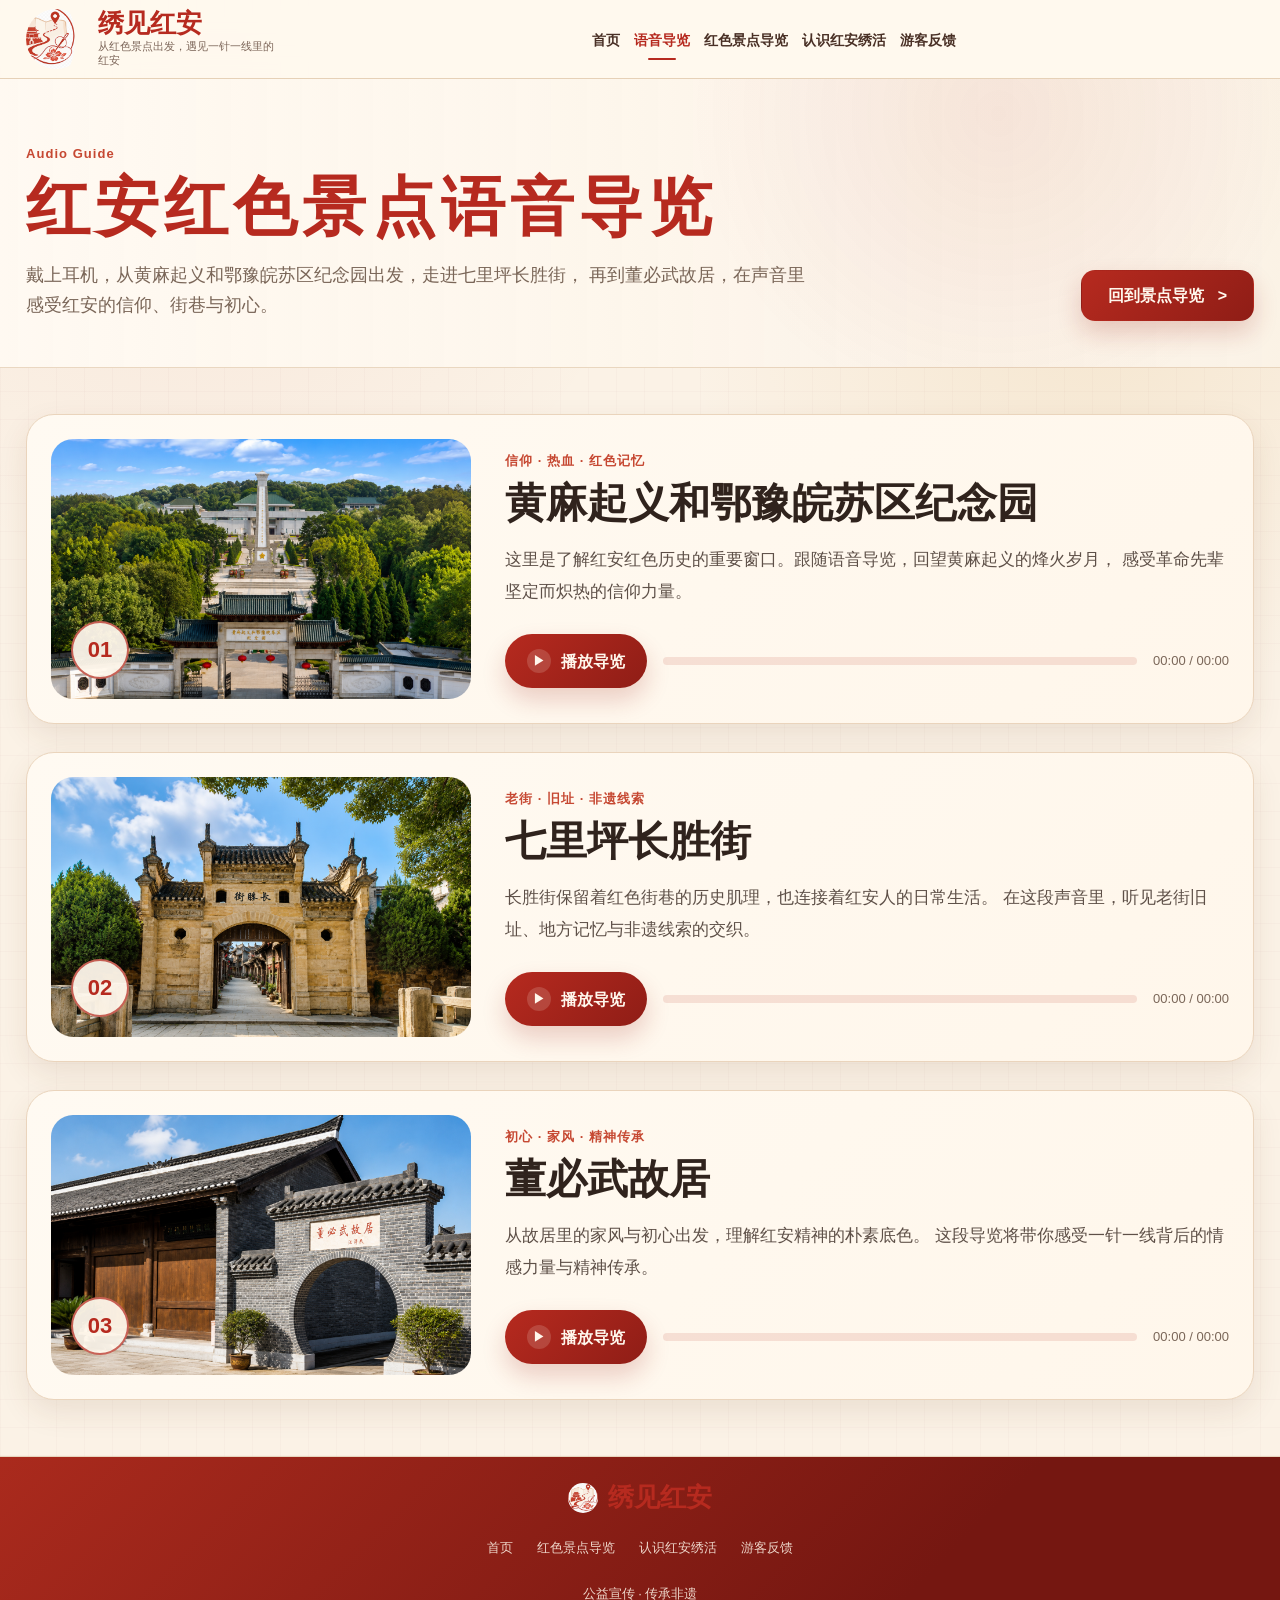
<file: voice-guide.html>
<!DOCTYPE html>
<html lang="zh-CN">
<head>
  <meta charset="UTF-8">
  <meta name="viewport" content="width=device-width, initial-scale=1.0">
  <meta name="description" content="绣见红安语音导览，聆听黄麻起义和鄂豫皖苏区纪念园、七里坪长胜街、董必武故居的红色故事。">
  <title>语音导览 | 绣见红安</title>
  <link rel="stylesheet" href="css/style.css">
</head>
<body class="voice-page">
  <header class="site-header">
    <div class="header-inner">
      <a class="brand" href="index.html#home" aria-label="返回绣见红安首页">
        <span class="brand-icon"><img src="icon/icon1.png" alt="绣见红安标识"></span>
        <span class="brand-text">
          <strong>绣见红安</strong>
          <small>从红色景点出发，遇见一针一线里的红安</small>
        </span>
      </a>

      <nav class="site-nav" aria-label="语音导览导航">
        <a href="index.html#home">首页</a>
        <a class="active" href="voice-guide.html">语音导览</a>
        <a href="index.html#spots">红色景点导览</a>
        <a href="index.html#heritage">认识红安绣活</a>
        <a href="index.html#feedback">游客反馈</a>
      </nav>

      <a class="audio-guide" href="index.html#spots">
        <span>返回导览</span>
      </a>
    </div>
  </header>

  <main>
    <section class="voice-hero">
      <div class="container voice-hero-inner">
        <div>
          <p class="section-kicker">Audio Guide</p>
          <h1>红安红色景点语音导览</h1>
          <p>
            戴上耳机，从黄麻起义和鄂豫皖苏区纪念园出发，走进七里坪长胜街，
            再到董必武故居，在声音里感受红安的信仰、街巷与初心。
          </p>
        </div>
        <a class="btn btn-primary" href="index.html#spots">回到景点导览</a>
      </div>
    </section>

    <section class="section voice-section">
      <div class="container voice-list" aria-label="红色景点语音导览列表">
        <article class="voice-card">
          <div class="voice-image">
            <img src="image/6e6497e83cc667cc27d0f9b99989be1.png" alt="黄麻起义和鄂豫皖苏区纪念园">
            <span>01</span>
          </div>
          <div class="voice-content">
            <p class="section-kicker">信仰 · 热血 · 红色记忆</p>
            <h2>黄麻起义和鄂豫皖苏区纪念园</h2>
            <p>
              这里是了解红安红色历史的重要窗口。跟随语音导览，回望黄麻起义的烽火岁月，
              感受革命先辈坚定而炽热的信仰力量。
            </p>
            <div class="voice-player">
              <button class="voice-play-button" type="button" data-audio="audio-huangma" aria-label="播放黄麻起义和鄂豫皖苏区纪念园导览">
                <span class="voice-play-icon">▶</span>
                <span class="voice-play-text">播放导览</span>
              </button>
              <div class="voice-progress" aria-hidden="true">
                <span></span>
              </div>
              <time class="voice-time">00:00 / 00:00</time>
              <audio id="audio-huangma" preload="metadata" src="语音/黄麻1.0(1).m4a"></audio>
            </div>
          </div>
        </article>

        <article class="voice-card">
          <div class="voice-image">
            <img src="image/de1b8a2edbc00579c5e2a32d766a02b.png" alt="七里坪长胜街">
            <span>02</span>
          </div>
          <div class="voice-content">
            <p class="section-kicker">老街 · 旧址 · 非遗线索</p>
            <h2>七里坪长胜街</h2>
            <p>
              长胜街保留着红色街巷的历史肌理，也连接着红安人的日常生活。
              在这段声音里，听见老街旧址、地方记忆与非遗线索的交织。
            </p>
            <div class="voice-player">
              <button class="voice-play-button" type="button" data-audio="audio-changsheng" aria-label="播放七里坪长胜街导览">
                <span class="voice-play-icon">▶</span>
                <span class="voice-play-text">播放导览</span>
              </button>
              <div class="voice-progress" aria-hidden="true">
                <span></span>
              </div>
              <time class="voice-time">00:00 / 00:00</time>
              <audio id="audio-changsheng" preload="metadata" src="语音/长胜街.m4a"></audio>
            </div>
          </div>
        </article>

        <article class="voice-card">
          <div class="voice-image">
            <img src="image/37e962fb75944139ebf7614bf0ba72c.png" alt="董必武故居">
            <span>03</span>
          </div>
          <div class="voice-content">
            <p class="section-kicker">初心 · 家风 · 精神传承</p>
            <h2>董必武故居</h2>
            <p>
              从故居里的家风与初心出发，理解红安精神的朴素底色。
              这段导览将带你感受一针一线背后的情感力量与精神传承。
            </p>
            <div class="voice-player">
              <button class="voice-play-button" type="button" data-audio="audio-dongbiwu" aria-label="播放董必武故居导览">
                <span class="voice-play-icon">▶</span>
                <span class="voice-play-text">播放导览</span>
              </button>
              <div class="voice-progress" aria-hidden="true">
                <span></span>
              </div>
              <time class="voice-time">00:00 / 00:00</time>
              <audio id="audio-dongbiwu" preload="metadata" src="语音/董必武1.0(1).m4a"></audio>
            </div>
          </div>
        </article>
      </div>
    </section>
  </main>

  <footer class="site-footer">
    <div class="container footer-grid">
      <div class="footer-brand"><span class="footer-icon"><img src="icon/icon1.png" alt=""></span><strong>绣见红安</strong></div>
      <nav><a href="index.html#home">首页</a><a href="index.html#spots">红色景点导览</a><a href="index.html#heritage">认识红安绣活</a><a href="index.html#feedback">游客反馈</a></nav>
      <p>公益宣传 · 传承非遗</p>
    </div>
  </footer>

  <script src="js/main.js"></script>
</body>
</html>
</file>
<file: css/embroidery.css>
:root {
  --red: #b12a20;
  --deep-red: #8b1b15;
  --brick: #c34d38;
  --ink: #30211b;
  --muted: #77665c;
  --paper: #fbf2e7;
  --card: #fffaf2;
  --line: #ecd5bd;
  --tag: #f4e4cf;
  --shadow: 0 12px 28px rgba(110, 58, 32, 0.11);
  --max: 1400px;
  --radius: 16px;
}

* {
  box-sizing: border-box;
}

html {
  scroll-behavior: smooth;
}

body {
  margin: 0;
  color: var(--ink);
  font-family: "Microsoft YaHei", "PingFang SC", "Noto Sans SC", sans-serif;
  line-height: 1.72;
  background:
    linear-gradient(90deg, rgba(120, 60, 34, 0.028) 1px, transparent 1px),
    linear-gradient(0deg, rgba(120, 60, 34, 0.028) 1px, transparent 1px),
    var(--paper);
  background-size: 28px 28px;
}

img {
  display: block;
  max-width: 100%;
}

a {
  color: inherit;
  text-decoration: none;
}

.detail-container {
  width: min(calc(100% - 76px), var(--max));
  margin: 0 auto;
}

.detail-header {
  position: sticky;
  top: 0;
  z-index: 20;
  background: rgba(255, 250, 242, 0.97);
  border-bottom: 1px solid rgba(224, 198, 166, 0.72);
  backdrop-filter: blur(12px);
}

.header-row {
  min-height: 74px;
  display: flex;
  align-items: center;
  gap: 28px;
}

.detail-brand {
  display: inline-flex;
  min-width: 260px;
  align-items: center;
  gap: 11px;
}

.brand-logo {
  width: 42px;
  height: 42px;
  border-radius: 50%;
  overflow: hidden;
}

.footer-icon {
  width: 30px;
  height: 30px;
  flex: 0 0 30px;
  border-radius: 50%;
  overflow: hidden;
}

.brand-logo img {
  width: 100%;
  height: 100%;
  object-fit: cover;
}

.footer-icon img {
  width: 156%;
  height: 156%;
  max-width: none;
  border-radius: inherit;
  object-fit: cover;
  transform: translate(-18%, -18%);
}

.detail-brand span:last-child,
.footer-copy {
  display: grid;
}

.detail-brand strong,
.footer-brand strong {
  color: var(--red);
  font-family: "STKaiti", "KaiTi", serif;
  font-size: 25px;
  line-height: 1;
}

.detail-brand small,
.footer-brand small {
  color: #79655a;
  font-size: 11px;
}

.detail-nav {
  flex: 1;
  display: flex;
  justify-content: center;
  gap: clamp(16px, 2vw, 34px);
}

.detail-nav a {
  position: relative;
  padding: 27px 0 23px;
  color: #3d2921;
  font-size: 14px;
  font-weight: 800;
  white-space: nowrap;
}

.detail-nav a::after {
  position: absolute;
  left: 50%;
  bottom: 15px;
  width: 0;
  height: 2px;
  content: "";
  border-radius: 99px;
  background: var(--red);
  transform: translateX(-50%);
}

.detail-nav a:hover,
.detail-nav a.active {
  color: var(--red);
}

.detail-nav a:hover::after,
.detail-nav a.active::after {
  width: 34px;
}

.voice-btn {
  display: inline-flex;
  align-items: center;
  gap: 8px;
  min-height: 42px;
  padding: 10px 18px;
  color: #fff7ec;
  border-radius: 999px;
  background: linear-gradient(135deg, var(--red), var(--deep-red));
  font-weight: 800;
  white-space: nowrap;
}

.voice-btn img {
  width: 17px;
  height: 17px;
  border-radius: 50%;
}

.detail-hero {
  background:
    linear-gradient(90deg, rgba(251, 242, 231, 0.98) 0%, rgba(251, 242, 231, 0.82) 46%, rgba(251, 242, 231, 0.15) 70%),
    url("../image/craft-still-life.png") right center / auto 100% no-repeat;
  border-bottom: 1px solid rgba(224, 198, 166, 0.65);
}

.hero-layout {
  min-height: 470px;
  display: grid;
  grid-template-columns: minmax(430px, 0.82fr) minmax(440px, 1fr);
  align-items: center;
  gap: 30px;
}

.hero-copy {
  padding: 54px 0;
}

.hero-copy h1 {
  margin: 0;
  color: var(--red);
  font-family: "STXingkai", "STKaiti", "KaiTi", serif;
  font-size: clamp(58px, 6vw, 86px);
  line-height: 1;
  letter-spacing: 0.02em;
}

.hero-copy h2 {
  position: relative;
  margin: 18px 0 28px;
  padding-bottom: 18px;
  color: #261b18;
  font-size: clamp(24px, 2vw, 32px);
  line-height: 1.35;
}

.hero-copy h2::after {
  position: absolute;
  left: 0;
  bottom: 0;
  width: 560px;
  max-width: 100%;
  height: 1px;
  content: "";
  background: var(--red);
}

.hero-copy p {
  max-width: 610px;
  margin: 0;
  color: #55463e;
  font-size: 16px;
  line-height: 2.05;
}

.hero-actions {
  display: flex;
  flex-wrap: wrap;
  gap: 24px;
  margin-top: 34px;
}

.detail-btn {
  display: inline-flex;
  min-width: 132px;
  min-height: 44px;
  align-items: center;
  justify-content: center;
  padding: 10px 24px;
  border: 1px solid transparent;
  border-radius: 999px;
  font-weight: 800;
  font-family: inherit;
  cursor: pointer;
}

.detail-btn::after,
.section-title a::after {
  content: ">";
  margin-left: 9px;
}

.detail-btn.primary {
  color: #fff8ef;
  background: linear-gradient(135deg, var(--red), var(--deep-red));
  box-shadow: 0 12px 24px rgba(151, 34, 22, 0.2);
}

.detail-btn.outline {
  color: var(--red);
  border-color: rgba(177, 42, 32, 0.5);
  background: rgba(255, 250, 242, 0.72);
}

.hero-photo {
  min-height: 460px;
}

.hero-photo img {
  display: none;
}

.detail-section {
  padding: 30px 0 18px;
}

.detail-section.compact {
  padding-top: 18px;
}

.section-title {
  display: flex;
  align-items: center;
  justify-content: space-between;
  gap: 20px;
  margin-bottom: 18px;
}

.section-title h2 {
  margin: 0;
  color: var(--red);
  font-family: "STKaiti", "KaiTi", serif;
  font-size: 32px;
  line-height: 1.1;
}

.section-title h2::before {
  content: "✤";
  margin-right: 12px;
  color: var(--red);
  font-size: 22px;
}

.section-title a {
  color: var(--red);
  font-size: 14px;
  font-weight: 800;
  white-space: nowrap;
}

.charm-grid {
  display: grid;
  grid-template-columns: repeat(4, minmax(0, 1fr));
  gap: 14px;
}

.icon-card,
.pattern-row article,
.tools-grid article,
.process-timeline article,
.history-line article,
.image-card,
.people-grid article,
.creative-row article {
  border: 1px solid var(--line);
  border-radius: var(--radius);
  background: rgba(255, 250, 242, 0.82);
  box-shadow: 0 8px 20px rgba(100, 53, 28, 0.06);
}

.icon-card {
  min-height: 194px;
  padding: 20px 18px 18px;
  text-align: center;
}

.icon-card > span {
  display: grid;
  width: 54px;
  height: 54px;
  margin: 0 auto 12px;
  place-items: center;
  color: var(--red);
  border: 1px solid rgba(177, 42, 32, 0.28);
  border-radius: 50%;
  background: #fff7ee;
  font-size: 28px;
  line-height: 1;
}

.icon-card h3 {
  font-size: 18px;
}

h3 {
  margin: 0;
  color: #3a261f;
  font-size: 20px;
}

.icon-card p,
.pattern-row p,
.tools-grid p,
.process-timeline p,
.history-line p,
.image-card p,
.people-grid p,
.creative-row p {
  margin: 10px 0 0;
  color: var(--muted);
  font-size: 14px;
}

.icon-card p {
  font-size: 13px;
  line-height: 1.75;
}

.pill-row {
  display: flex;
  flex-wrap: wrap;
  justify-content: center;
  gap: 7px;
  margin-top: 12px;
}

.pill-row b {
  padding: 4px 9px;
  color: #a45a32;
  border-radius: 999px;
  background: var(--tag);
  font-size: 11px;
}

.image-card span {
  padding: 5px 10px;
  color: #a45a32;
  border-radius: 999px;
  background: var(--tag);
  font-size: 12px;
}

.works-entry {
  display: grid;
  grid-template-columns: 300px minmax(0, 1fr);
  gap: 24px;
  align-items: center;
  margin-top: 22px;
  padding: 22px;
  border: 1px solid var(--line);
  border-radius: var(--radius);
  background:
    linear-gradient(135deg, rgba(255, 250, 242, 0.94), rgba(255, 244, 231, 0.86)),
    var(--card);
  box-shadow: 0 8px 20px rgba(100, 53, 28, 0.06);
}

.works-entry img {
  width: 100%;
  height: 190px;
  border-radius: 14px;
  object-fit: cover;
}

.works-entry p {
  max-width: 760px;
  margin: 10px 0 18px;
  color: var(--muted);
}

.pattern-row {
  display: grid;
  grid-template-columns: repeat(6, minmax(0, 1fr));
  gap: 12px;
}

.pattern-row article {
  overflow: hidden;
  border-color: rgba(177, 42, 32, 0.16);
  border-radius: 14px;
  background: rgba(255, 250, 242, 0.9);
}

.pattern-row article img {
  display: block;
  width: 100%;
  aspect-ratio: 1 / 0.82;
  object-fit: cover;
}

.pattern-row article div {
  padding: 12px 12px 15px;
}

.pattern-row article span {
  display: inline-flex;
  align-items: center;
  justify-content: center;
  width: 30px;
  height: 26px;
  margin-bottom: 9px;
  color: #fff7ee;
  border-radius: 7px;
  background: var(--red);
  font-size: 12px;
  font-weight: 900;
  line-height: 1;
}

.pattern-row h3 {
  color: #3a261f;
  font-size: 16px;
  line-height: 1.35;
}

.pattern-row p {
  margin-top: 8px;
  font-size: 12px;
  line-height: 1.65;
}

.section-note {
  max-width: 780px;
  margin: 0 0 18px;
  color: #5b4a41;
  font-size: 16px;
  line-height: 1.9;
}

.tools-panel {
  display: grid;
  grid-template-columns: minmax(0, 1fr) 360px;
  gap: 24px;
  align-items: stretch;
}

.tools-copy {
  min-width: 0;
}

.tools-grid {
  display: grid;
  grid-template-columns: repeat(4, minmax(0, 1fr));
  gap: 14px;
}

.tools-grid article {
  min-height: 166px;
  padding: 20px 18px;
}

.tools-grid b {
  display: inline-grid;
  width: 34px;
  height: 30px;
  margin-bottom: 12px;
  place-items: center;
  color: #fff7ec;
  border-radius: 8px;
  background: var(--red);
  font-size: 13px;
}

.tools-image {
  min-height: 100%;
  margin: 0;
  overflow: hidden;
  border: 1px solid var(--line);
  border-radius: var(--radius);
  background: rgba(255, 250, 242, 0.82);
  box-shadow: 0 8px 20px rgba(100, 53, 28, 0.06);
}

.tools-image img {
  width: 100%;
  height: 100%;
  object-fit: cover;
}

.stitch-grid {
  display: grid;
  grid-template-columns: repeat(4, minmax(0, 1fr));
  gap: 12px;
}

.stitch-link-grid {
  grid-template-columns: repeat(6, minmax(0, 1fr));
}

.image-card {
  overflow: hidden;
}

.stitch-card {
  position: relative;
  color: inherit;
  text-decoration: none;
  transition: transform 0.18s ease, box-shadow 0.18s ease, border-color 0.18s ease;
}

.stitch-card::after {
  position: absolute;
  right: 12px;
  bottom: 10px;
  content: "查看详情";
  color: var(--red);
  font-size: 11px;
  font-weight: 800;
}

.stitch-card:hover {
  border-color: rgba(177, 42, 32, 0.42);
  box-shadow: 0 14px 28px rgba(100, 53, 28, 0.12);
  transform: translateY(-3px);
}

.stitch-card h3 {
  font-size: 16px;
  line-height: 1.25;
}

.stitch-card p {
  display: -webkit-box;
  margin-top: 6px;
  overflow: hidden;
  color: var(--muted);
  font-size: 12px;
  line-height: 1.55;
  -webkit-box-orient: vertical;
  -webkit-line-clamp: 2;
}

.image-card img {
  width: 100%;
  height: 118px;
  object-fit: cover;
}

.image-card div {
  min-height: 150px;
  padding: 12px 12px 30px;
}

.image-card b {
  display: inline-grid;
  width: 26px;
  height: 22px;
  margin-bottom: 7px;
  place-items: center;
  color: #fff;
  border-radius: 5px;
  background: var(--red);
  font-size: 11px;
}

.image-card span {
  display: inline-flex;
  margin: 8px 4px 0 0;
  padding: 3px 7px;
  font-size: 10px;
}

.stitch-detail-main {
  padding: 58px 0 70px;
}

.stitch-detail-layout {
  display: grid;
  grid-template-columns: minmax(0, 1fr) minmax(340px, 0.78fr);
  gap: 34px;
  align-items: stretch;
}

.stitch-detail-copy,
.stitch-video-card {
  border: 1px solid var(--line);
  border-radius: 24px;
  background: rgba(255, 250, 242, 0.86);
  box-shadow: var(--shadow);
}

.stitch-detail-copy {
  padding: 38px;
}

.stitch-detail-copy h1 {
  margin: 0;
  color: var(--red);
  font-family: "STKaiti", "KaiTi", serif;
  font-size: clamp(42px, 5vw, 72px);
  line-height: 1;
}

.stitch-detail-copy p {
  margin: 22px 0;
  color: #55463e;
  font-size: 17px;
  line-height: 2;
}

.stitch-meta {
  display: grid;
  gap: 14px;
  margin: 0 0 28px;
}

.stitch-meta div {
  padding: 16px 18px;
  border-radius: 14px;
  background: rgba(244, 228, 207, 0.72);
}

.stitch-meta dt {
  color: var(--red);
  font-weight: 900;
}

.stitch-meta dd {
  margin: 6px 0 0;
  color: var(--muted);
}

.stitch-video-card {
  display: grid;
  gap: 18px;
  padding: 22px;
}

.stitch-video-link {
  min-height: 260px;
  display: flex;
  flex-direction: column;
  align-items: flex-start;
  justify-content: center;
  gap: 16px;
  padding: 30px;
  border-radius: 18px;
  background:
    linear-gradient(135deg, rgba(177, 42, 32, 0.16), rgba(215, 168, 90, 0.2)),
    repeating-linear-gradient(45deg, rgba(177, 42, 32, 0.08) 0 2px, transparent 2px 14px),
    #f8ead9;
}

.stitch-video-link > span {
  padding: 10px 18px;
  color: #fff8ef;
  border-radius: 999px;
  background: var(--red);
  font-weight: 900;
}

.stitch-video-link h2 {
  max-width: 520px;
  margin: 0;
  color: #3a261f;
  font-size: clamp(24px, 3vw, 34px);
  line-height: 1.35;
}

.stitch-text-lesson {
  padding: 24px 26px;
  border-radius: 18px;
  background: rgba(244, 228, 207, 0.72);
}

.stitch-text-lesson h3 {
  color: var(--red);
}

.stitch-text-lesson ol {
  display: grid;
  gap: 10px;
  margin: 14px 0 0;
  padding-left: 22px;
  color: #55463e;
  line-height: 1.9;
}

.stitch-video-card p {
  margin: 0;
  color: var(--muted);
  font-size: 14px;
  line-height: 1.8;
}

.process-timeline {
  display: grid;
  grid-template-columns: repeat(6, minmax(0, 1fr));
  gap: 14px;
}

.process-timeline article {
  position: relative;
  min-height: 188px;
  padding: 24px 18px 20px;
}

.process-timeline article:not(:last-child)::after {
  position: absolute;
  top: 42px;
  right: -10px;
  z-index: 2;
  content: ">";
  color: var(--red);
  font-size: 24px;
  font-weight: 900;
}

.process-timeline span {
  display: grid;
  width: 48px;
  height: 48px;
  margin-bottom: 14px;
  place-items: center;
  color: #fff7ec;
  border-radius: 50%;
  background: linear-gradient(135deg, var(--red), var(--deep-red));
  font-weight: 900;
}

.history-line {
  position: relative;
  display: grid;
  grid-template-columns: repeat(6, minmax(0, 1fr));
  gap: 12px;
}

.history-line::before {
  position: absolute;
  left: 4%;
  right: 4%;
  top: 38px;
  height: 2px;
  content: "";
  background: repeating-linear-gradient(90deg, var(--red) 0 10px, transparent 10px 18px);
  opacity: 0.36;
}

.history-line article {
  position: relative;
  padding: 72px 16px 20px;
}

.history-line article::before {
  position: absolute;
  left: 22px;
  top: 30px;
  width: 16px;
  height: 16px;
  content: "";
  border: 4px solid #fff8ef;
  border-radius: 50%;
  background: var(--red);
  box-shadow: 0 0 0 2px rgba(177, 42, 32, 0.2);
}

.history-line b {
  display: block;
  color: var(--red);
  font-size: 22px;
  line-height: 1;
}

.people-grid {
  display: grid;
  grid-template-columns: repeat(3, minmax(0, 1fr));
  gap: 22px;
}

.people-grid article {
  display: grid;
  grid-template-columns: 170px 1fr;
  gap: 20px;
  align-items: center;
  padding: 18px;
}

.people-grid img {
  width: 170px;
  height: 145px;
  border-radius: 14px;
  object-fit: cover;
}

.people-grid b {
  display: block;
  margin-top: 4px;
  color: var(--brick);
  font-size: 13px;
}

.people-grid a,
.people-grid button {
  display: inline-flex;
  margin-top: 12px;
  padding: 6px 14px;
  color: var(--red);
  border: 1px solid rgba(177, 42, 32, 0.32);
  border-radius: 999px;
  background: rgba(255, 250, 242, 0.72);
  font-size: 13px;
  font-weight: 800;
  font-family: inherit;
  cursor: pointer;
}

.creative-row {
  display: grid;
  grid-template-columns: repeat(5, minmax(0, 1fr));
  gap: 18px;
}

.creative-row article {
  position: relative;
  overflow: hidden;
}

.creative-row img {
  width: 100%;
  height: 154px;
  object-fit: cover;
}

.creative-row h3,
.creative-row p {
  padding-inline: 18px;
}

.creative-row h3 {
  margin-top: 16px;
}

.creative-row p {
  margin-bottom: 28px;
}

.creative-row article > span {
  position: absolute;
  right: 16px;
  bottom: 14px;
  color: var(--red);
}

.cta-strip {
  position: relative;
  min-height: 126px;
  display: flex;
  align-items: center;
  justify-content: center;
  margin-top: 24px;
  overflow: hidden;
  border-radius: 18px;
  background: #f3deca;
}

.cta-strip img {
  position: absolute;
  inset: 0;
  width: 100%;
  height: 100%;
  object-fit: cover;
  opacity: 0.55;
}

.cta-strip div {
  position: relative;
  z-index: 1;
  text-align: center;
}

.cta-strip h2 {
  margin: 0;
  color: var(--red);
  font-family: "STKaiti", "KaiTi", serif;
  font-size: 34px;
}

.cta-strip p {
  margin: 4px 0 10px;
  color: #3a261f;
  font-weight: 800;
}

.detail-footer {
  margin-top: 12px;
  color: #fff3e7;
  background: linear-gradient(135deg, #b22b20, #7e1712 72%);
}

.story-modal {
  position: fixed;
  inset: 0;
  z-index: 80;
  display: none;
  align-items: center;
  justify-content: center;
  padding: 24px;
}

.story-modal.is-open {
  display: flex;
}

.story-modal__overlay {
  position: absolute;
  inset: 0;
  background: rgba(48, 33, 27, 0.46);
  backdrop-filter: blur(3px);
}

.story-modal__panel {
  position: relative;
  z-index: 1;
  width: min(560px, 100%);
  padding: 34px 36px;
  border: 1px solid var(--line);
  border-radius: 24px;
  background:
    radial-gradient(circle at 88% 8%, rgba(177, 42, 32, 0.08), transparent 28%),
    var(--card);
  box-shadow: 0 24px 60px rgba(48, 33, 27, 0.22);
}

.story-modal__close {
  position: absolute;
  top: 14px;
  right: 14px;
  display: grid;
  width: 34px;
  height: 34px;
  place-items: center;
  color: var(--red);
  border: 1px solid rgba(177, 42, 32, 0.28);
  border-radius: 50%;
  background: rgba(255, 250, 242, 0.86);
  font-size: 22px;
  line-height: 1;
  cursor: pointer;
}

.story-modal h2 {
  margin: 0;
  color: var(--red);
  font-family: "STKaiti", "KaiTi", serif;
  font-size: 42px;
  line-height: 1.1;
}

.story-modal strong {
  display: block;
  margin-top: 8px;
  color: var(--brick);
}

.story-modal p:last-child {
  margin: 18px 0 0;
  color: #55463e;
  font-size: 16px;
  line-height: 2;
}

.works-hero {
  padding: 72px 0 58px;
  border-bottom: 1px solid rgba(224, 198, 166, 0.65);
  background:
    linear-gradient(90deg, rgba(251, 242, 231, 0.98), rgba(251, 242, 231, 0.76)),
    url("../image/hero-embroidery.png") right center / auto 100% no-repeat;
}

.works-hero-inner {
  max-width: 900px;
  margin-left: max(calc((100% - var(--max)) / 2), 38px);
}

.works-hero h1 {
  margin: 0;
  color: var(--red);
  font-family: "STXingkai", "STKaiti", "KaiTi", serif;
  font-size: clamp(58px, 6vw, 92px);
  line-height: 1;
}

.works-hero p:not(.section-kicker) {
  max-width: 720px;
  margin: 20px 0 0;
  color: #4f4038;
  font-size: 18px;
  line-height: 1.9;
}

.works-overview-section {
  padding-top: 42px;
}

.works-showcase {
  overflow: hidden;
  margin: 0 0 34px;
  border: 1px solid var(--line);
  border-radius: 18px;
  background: rgba(255, 250, 242, 0.9);
  box-shadow: 0 10px 24px rgba(100, 53, 28, 0.07);
}

.works-showcase img {
  width: 100%;
  aspect-ratio: 16 / 5;
  object-fit: cover;
  object-position: center 58%;
}

.works-showcase figcaption {
  margin: 0;
  padding: 18px 24px 22px;
  color: #55463e;
  font-size: 15px;
  line-height: 1.9;
}

.works-list-title {
  margin-top: 8px;
}

.works-gallery {
  display: grid;
  grid-template-columns: repeat(6, minmax(0, 1fr));
  gap: 22px;
}

.works-gallery article {
  grid-column: span 2;
  overflow: hidden;
  border: 1px solid var(--line);
  border-radius: var(--radius);
  background: rgba(255, 250, 242, 0.86);
  box-shadow: 0 8px 20px rgba(100, 53, 28, 0.06);
}

.works-gallery .wide-card {
  grid-column: span 3;
}

.works-gallery img {
  width: 100%;
  aspect-ratio: 4 / 3;
  object-fit: cover;
}

.works-gallery article:nth-child(1) img {
  object-position: center 48%;
}

.works-gallery article:nth-child(2) img {
  object-position: center center;
}

.works-gallery article:nth-child(3) img {
  object-position: center 58%;
}

.works-gallery .wide-card img {
  aspect-ratio: 16 / 6;
}

.works-gallery article:nth-child(4) img {
  object-position: center 56%;
}

.works-gallery article:nth-child(5) img {
  width: 108%;
  margin: -34px auto 0;
  object-fit: contain;
  object-position: center top;
}

.works-gallery article:nth-child(5) {
  background: linear-gradient(#fbf4e8 0 0) padding-box, rgba(255, 250, 242, 0.86);
}

.works-gallery div {
  padding: 20px 22px 24px;
}

.works-gallery p {
  margin: 10px 0 0;
  color: var(--muted);
  font-size: 14px;
}

.works-feature {
  display: grid;
  grid-template-columns: 420px minmax(0, 1fr);
  gap: 32px;
  align-items: center;
  padding: 28px;
  border: 1px solid var(--line);
  border-radius: 24px;
  background: rgba(255, 250, 242, 0.86);
  box-shadow: 0 8px 20px rgba(100, 53, 28, 0.06);
}

.works-feature img {
  width: 100%;
  height: 260px;
  border-radius: 18px;
  object-fit: cover;
}

.works-feature h2 {
  margin: 0;
  color: var(--red);
  font-family: "STKaiti", "KaiTi", serif;
  font-size: 38px;
}

.works-feature p {
  margin: 14px 0 22px;
  color: #55463e;
  line-height: 1.9;
}

.footer-row {
  min-height: 80px;
  display: grid;
  grid-template-columns: 260px 1fr 180px;
  gap: 24px;
  align-items: center;
}

.footer-brand {
  display: flex;
  align-items: center;
  gap: 10px;
}

.footer-row nav {
  display: flex;
  flex-wrap: wrap;
  justify-content: center;
  gap: 14px 26px;
}

.footer-row a,
.footer-row p {
  color: rgba(255, 243, 231, 0.86);
  font-size: 13px;
}

.footer-row p {
  margin: 0;
  text-align: right;
}

@media (max-width: 1180px) {
  .voice-btn {
    display: none;
  }

  .header-row {
    gap: 16px;
  }

  .detail-brand {
    min-width: 220px;
  }

  .detail-nav {
    gap: 16px;
  }

  .hero-layout,
  .tools-panel,
  .stitch-detail-layout,
  .works-entry,
  .works-feature,
  .footer-row {
    grid-template-columns: 1fr;
  }

  .detail-hero {
    background:
      linear-gradient(90deg, rgba(251, 242, 231, 0.98), rgba(251, 242, 231, 0.7)),
      url("../image/craft-still-life.png") right center / cover no-repeat;
  }

  .hero-photo {
    display: none;
  }

  .pattern-row {
    grid-template-columns: repeat(3, minmax(0, 1fr));
  }

  .charm-grid,
  .tools-grid,
  .stitch-grid,
  .process-timeline,
  .history-line,
  .works-gallery,
  .creative-row {
    grid-template-columns: repeat(2, minmax(0, 1fr));
  }

  .works-gallery article,
  .works-gallery .wide-card {
    grid-column: span 1;
  }

  .stitch-link-grid {
    grid-template-columns: repeat(3, minmax(0, 1fr));
  }

  .process-timeline article:not(:last-child)::after,
  .history-line::before {
    display: none;
  }

  .tools-image {
    min-height: 300px;
  }

  .people-grid {
    grid-template-columns: 1fr;
  }

  .footer-row,
  .footer-row p {
    text-align: center;
  }

  .footer-brand {
    justify-content: center;
  }
}

@media (max-width: 760px) {
  .detail-container {
    width: min(calc(100% - 30px), var(--max));
  }

  .header-row {
    align-items: flex-start;
    flex-direction: column;
    padding: 12px 0;
  }

  .detail-nav {
    width: 100%;
    justify-content: flex-start;
    overflow-x: auto;
    padding-bottom: 4px;
  }

  .detail-nav a {
    flex: 0 0 auto;
    padding: 8px 0 10px;
  }

  .detail-nav a::after {
    bottom: 2px;
  }

  .hero-layout {
    min-height: auto;
  }

  .hero-copy h1 {
    font-size: clamp(48px, 15vw, 64px);
  }

  .hero-actions {
    gap: 12px;
  }

  .detail-btn {
    width: 100%;
  }

  .charm-grid,
  .pattern-row,
  .tools-grid,
  .stitch-grid,
  .process-timeline,
  .history-line,
  .creative-row {
    grid-template-columns: 1fr;
  }

  .stitch-link-grid {
    grid-template-columns: repeat(2, minmax(0, 1fr));
  }

  .tools-image {
    min-height: 240px;
  }

  .history-line article {
    padding-top: 58px;
  }

  .people-grid article {
    grid-template-columns: 1fr;
  }

  .people-grid img {
    width: 100%;
    height: 220px;
  }

  .section-title {
    align-items: flex-start;
    flex-direction: column;
  }

  .works-hero {
    padding: 52px 0 44px;
    background:
      linear-gradient(90deg, rgba(251, 242, 231, 0.98), rgba(251, 242, 231, 0.84)),
      url("../image/hero-embroidery.png") center / cover no-repeat;
  }

  .works-hero-inner {
    margin: 0 auto;
  }

  .works-gallery {
    grid-template-columns: 1fr;
  }

  .works-showcase img {
    aspect-ratio: 16 / 9;
  }

  .story-modal__panel {
    padding: 28px 22px;
  }

  .story-modal h2 {
    font-size: 34px;
  }
}

@media (max-width: 430px) {
  .stitch-link-grid {
    grid-template-columns: 1fr;
  }
}
</file>
<file: css/style.css>
﻿:root {
  --red: #b62a1f;
  --deep-red: #8f1d16;
  --brick: #c64832;
  --ink: #30231d;
  --muted: #7a6658;
  --paper: #fbf2e6;
  --paper-light: #fffaf2;
  --line: #ead4bc;
  --tag: #f2dfc8;
  --gold: #d7a85a;
  --shadow: 0 14px 34px rgba(108, 56, 32, 0.13);
  --radius: 18px;
  --max: 1360px;
}

* {
  box-sizing: border-box;
}

html {
  scroll-behavior: smooth;
}

body {
  margin: 0;
  color: var(--ink);
  font-family: "Microsoft YaHei", "PingFang SC", "Noto Sans SC", sans-serif;
  line-height: 1.7;
  background:
    radial-gradient(circle at 16% 8%, rgba(182, 42, 31, 0.06), transparent 25%),
    radial-gradient(circle at 86% 18%, rgba(215, 168, 90, 0.16), transparent 24%),
    linear-gradient(90deg, rgba(125, 52, 36, 0.025) 1px, transparent 1px),
    linear-gradient(0deg, rgba(125, 52, 36, 0.025) 1px, transparent 1px),
    var(--paper);
  background-size: auto, auto, 28px 28px, 28px 28px, auto;
  overflow-x: hidden;
}

img {
  display: block;
  max-width: 100%;
}

a {
  color: inherit;
  text-decoration: none;
}

.container {
  width: min(calc(100% - 52px), var(--max));
  margin: 0 auto;
}

.site-header {
  position: sticky;
  top: 0;
  z-index: 50;
  border-bottom: 1px solid rgba(222, 196, 165, 0.76);
  background: rgba(255, 249, 239, 0.96);
  backdrop-filter: blur(14px);
}

.header-inner {
  width: min(calc(100% - 52px), var(--max));
  min-height: 78px;
  margin: 0 auto;
  display: flex;
  align-items: center;
  gap: 28px;
}

.brand {
  display: inline-flex;
  min-width: 255px;
  align-items: center;
  gap: 12px;
}

.brand-icon {
  width: 60px;
  height: 60px;
  flex: 0 0 60px;
  border-radius: 50%;
  overflow: hidden;
}

.footer-icon {
  width: 30px;
  height: 30px;
  flex: 0 0 30px;
  border-radius: 50%;
  overflow: hidden;
}

.footer-icon img {
  width: 156%;
  height: 156%;
  max-width: none;
  border-radius: inherit;
  object-fit: cover;
  transform: translate(-18%, -18%);
}

.brand-icon img {
  width: 156%;
  height: 156%;
  border-radius: inherit;
  object-fit: cover;
  transform: translate(-18%, -18%);
}

.brand-text {
  display: grid;
  gap: 2px;
}

.brand-text strong,
.footer-brand strong {
  color: var(--red);
  font-family: "STKaiti", "KaiTi", serif;
  font-size: 26px;
  line-height: 1;
}

.brand-text small {
  max-width: 240px;
  color: #7c6558;
  font-size: 11px;
  line-height: 1.3;
}

.site-nav {
  flex: 1;
  display: flex;
  justify-content: center;
  gap: clamp(14px, 1.8vw, 32px);
}

.site-nav a {
  position: relative;
  padding: 28px 0 24px;
  color: #493025;
  font-size: 14px;
  font-weight: 800;
  white-space: nowrap;
}

.site-nav a::after {
  position: absolute;
  left: 50%;
  bottom: 17px;
  width: 0;
  height: 2px;
  content: "";
  border-radius: 99px;
  background: var(--red);
  transform: translateX(-50%);
  transition: width 0.2s ease;
}

.site-nav a:hover,
.site-nav a.active {
  color: var(--red);
}

.site-nav a:hover::after,
.site-nav a.active::after {
  width: 28px;
}

.audio-guide {
  display: inline-flex;
  align-items: center;
  gap: 8px;
  min-height: 44px;
  padding: 10px 20px;
  color: #fff7ec;
  border-radius: 999px;
  background: linear-gradient(135deg, var(--red), var(--deep-red));
  box-shadow: 0 10px 20px rgba(158, 34, 24, 0.2);
  font-weight: 800;
  white-space: nowrap;
}

.audio-guide img {
  width: 18px;
  height: 18px;
  border-radius: 50%;
}

.section-anchor {
  scroll-margin-top: 96px;
}

.hero {
  position: relative;
  overflow: hidden;
  padding: 62px 0 38px;
  border-bottom: 1px solid rgba(222, 196, 165, 0.68);
  background:
    linear-gradient(90deg, rgba(251, 242, 230, 0.98) 0%, rgba(251, 242, 230, 0.74) 48%, rgba(251, 242, 230, 0.48) 100%),
    var(--paper);
}

.hero-grid {
  display: grid;
  grid-template-columns: minmax(0, 0.78fr) minmax(0, 1fr) minmax(280px, 310px);
  gap: 34px;
  align-items: center;
}

.hero-copy {
  position: relative;
  z-index: 3;
}

.hero-copy h1 {
  margin: 0 0 14px;
  color: var(--red);
  font-family: "STXingkai", "STKaiti", "KaiTi", serif;
  font-size: clamp(74px, 8.2vw, 126px);
  line-height: 0.96;
  letter-spacing: 0.04em;
  text-shadow: 0 12px 22px rgba(126, 52, 36, 0.06);
  white-space: nowrap;
}

.hero-title {
  width: 100%;
  aspect-ratio: 3.25 / 1;
  overflow: hidden;
}

.hero-title img {
  width: 100%;
  max-width: none;
  height: 100%;
  object-fit: cover;
  object-position: center 52%;
}

.hero-copy h2 {
  margin: 0 0 22px;
  color: #30231d;
  font-size: clamp(20px, 2vw, 28px);
  line-height: 1.28;
}

.hero-copy p {
  max-width: 520px;
  margin: 0;
  color: #4d4038;
  font-size: 17px;
  line-height: 2;
}

.hero-actions {
  display: flex;
  flex-wrap: wrap;
  gap: 18px;
  margin-top: 30px;
}

.btn {
  display: inline-flex;
  min-height: 46px;
  align-items: center;
  justify-content: center;
  gap: 8px;
  padding: 11px 26px;
  border: 1px solid transparent;
  border-radius: 14px;
  font-weight: 800;
  transition: transform 0.2s ease, box-shadow 0.2s ease;
}

.btn:hover {
  transform: translateY(-2px);
}

.btn::after,
.text-link::after {
  content: ">";
  margin-left: 6px;
}

.btn-primary {
  color: #fff7ec;
  background: linear-gradient(135deg, var(--red), var(--deep-red));
  box-shadow: 0 12px 24px rgba(156, 34, 24, 0.2);
}

.btn-outline {
  color: var(--red);
  border-color: rgba(181, 42, 31, 0.45);
  background: rgba(255, 250, 241, 0.8);
}

.btn-block {
  width: 100%;
}

.hero-visual {
  position: relative;
  min-height: 430px;
}

.hero-main-image {
  position: absolute;
  right: -14px;
  bottom: 24px;
  z-index: 2;
  width: min(108%, 690px);
  height: 365px;
  border-radius: 18px 8px 18px 8px;
  object-fit: cover;
  filter: sepia(0.08) saturate(0.94) contrast(0.98);
  opacity: 0.9;
  box-shadow: none;
  mask-image: linear-gradient(90deg, transparent 0%, #000 18%, #000 88%, transparent 100%);
}

.hero-needle {
  position: absolute;
  z-index: 5;
  top: 0;
  left: 48%;
  width: 98px;
  height: 98px;
  border-radius: 50%;
  object-fit: cover;
  transform: rotate(22deg);
  filter: drop-shadow(0 8px 12px rgba(89, 41, 25, 0.2));
}

.stitch-line {
  position: absolute;
  z-index: 3;
  border: 3px dashed rgba(182, 42, 31, 0.88);
  pointer-events: none;
}

.line-one {
  left: 4px;
  top: 72px;
  width: 510px;
  height: 138px;
  border-color: var(--red) transparent transparent var(--red);
  border-radius: 50%;
  transform: rotate(-14deg);
}

.line-two {
  right: -90px;
  bottom: 8px;
  width: 520px;
  height: 112px;
  border-color: var(--red) transparent transparent var(--red);
  border-radius: 50%;
  transform: rotate(4deg);
}

.journey-card {
  position: relative;
  z-index: 5;
  justify-self: end;
  width: min(100%, 310px);
  padding: 32px 28px;
  border: 1px solid var(--line);
  border-radius: 28px;
  background: rgba(255, 250, 242, 0.92);
  box-shadow: var(--shadow);
}

.journey-card h3 {
  margin: 0 0 24px;
  font-size: 24px;
}

.journey-card ol {
  display: grid;
  gap: 24px;
  margin: 0;
  padding: 0;
  list-style: none;
}

.journey-card li {
  position: relative;
  display: flex;
  align-items: center;
  gap: 15px;
}

.journey-card li:not(:last-child)::after {
  position: absolute;
  left: 23px;
  top: 52px;
  width: 1px;
  height: 20px;
  content: "";
  border-left: 2px dashed var(--red);
}

.journey-card img {
  width: 48px;
  height: 48px;
  padding: 9px;
  border: 1px solid rgba(182, 42, 31, 0.22);
  border-radius: 50%;
  background: #fff3e8;
  object-fit: cover;
}

.journey-card span {
  display: grid;
  color: var(--muted);
  font-size: 14px;
  line-height: 1.35;
}

.journey-card strong {
  color: var(--ink);
  font-size: 17px;
}

.section {
  padding: 56px 0;
  border-bottom: 1px solid rgba(222, 196, 165, 0.62);
}

.section-kicker {
  margin: 0 0 7px;
  color: var(--brick);
  font-size: 13px;
  font-weight: 900;
  letter-spacing: 0.08em;
}

.section-head {
  margin-bottom: 28px;
}

.split-head {
  display: flex;
  align-items: flex-end;
  justify-content: space-between;
  gap: 24px;
}

.left-head {
  text-align: left;
}

.section-head h2,
.about-panel h2,
.feedback-card h2,
.slogan-banner h2 {
  margin: 0;
  color: var(--red);
  font-family: "STKaiti", "KaiTi", serif;
  font-size: clamp(30px, 3.4vw, 46px);
  line-height: 1.15;
}

.section-head p:not(.section-kicker),
.about-panel p,
.feedback-card p,
.slogan-banner p {
  margin: 8px 0 0;
  color: var(--muted);
}

.text-link {
  color: var(--red);
  font-weight: 900;
  white-space: nowrap;
}

.spots-layout {
  display: grid;
  grid-template-columns: minmax(0, 1fr) 320px;
  gap: 28px;
  align-items: start;
}

.spot-cards {
  display: grid;
  grid-template-columns: repeat(3, minmax(0, 1fr));
  gap: 24px;
}

.spot-card,
.map-card,
.learn-card,
.creative-card,
.gallery-grid article,
.gallery-grid a,
.feedback-card,
.slogan-banner,
.about-panel {
  border: 1px solid var(--line);
  background: rgba(255, 250, 242, 0.9);
  box-shadow: 0 8px 24px rgba(101, 56, 33, 0.08);
}

.spot-card,
.creative-card,
.gallery-grid article,
.gallery-grid a {
  overflow: hidden;
  border-radius: var(--radius);
}

.spot-image {
  position: relative;
  height: 175px;
  overflow: visible;
}

.place-image {
  background-repeat: no-repeat;
  background-position: center;
  background-size: cover;
}

.place-one {
  background-image: url("../image/6e6497e83cc667cc27d0f9b99989be1.png");
}

.place-two {
  background-image: url("../image/de1b8a2edbc00579c5e2a32d766a02b.png");
}

.place-three {
  background-image: url("../image/37e962fb75944139ebf7614bf0ba72c.png");
}

.spot-image img,
.creative-card > img,
.gallery-grid img {
  width: 100%;
  height: 100%;
  object-fit: cover;
}

.spot-image span {
  position: absolute;
  z-index: 2;
  left: 18px;
  bottom: -24px;
  display: grid;
  width: 56px;
  height: 56px;
  place-items: center;
  color: var(--red);
  border: 2px solid rgba(181, 42, 31, 0.8);
  border-radius: 50%;
  background: #fff8ec;
  font-weight: 900;
}

.spot-body {
  min-height: 180px;
  padding: 42px 22px 24px;
}

.spot-body h3,
.learn-card h3,
.creative-card h3,
.feature-icons h3 {
  margin: 0;
  color: #3c2119;
  font-size: 20px;
  line-height: 1.35;
}

.tags {
  display: flex;
  flex-wrap: wrap;
  gap: 8px;
  margin: 16px 0 12px;
}

.tags b {
  padding: 6px 12px;
  color: #7a604e;
  border-radius: 999px;
  background: var(--tag);
  font-size: 13px;
}

.spot-body p,
.creative-card p,
.learn-card p,
.feature-icons p,
.map-card p {
  margin: 8px 0 0;
  color: var(--muted);
  font-size: 14px;
}

.map-card {
  display: flex;
  flex-direction: column;
  padding: 28px 24px;
  border-radius: var(--radius);
}

.map-card h3 {
  margin: 0;
  font-size: 22px;
}

.map-box {
  position: relative;
  flex: 1;
  min-height: 260px;
  margin: 20px 0;
  overflow: hidden;
  border-radius: 16px;
  background: #f6ead7;
}

.map-box iframe {
  width: 100%;
  height: 100%;
  min-height: inherit;
  border: 0;
}

@media (min-width: 1281px) {
  .map-card {
    height: 376px;
  }

  .map-box {
    min-height: 0;
  }
}

.heritage-section,
.soft-section {
  background: rgba(255, 247, 236, 0.72);
}

.heritage-layout {
  display: block;
}

.feature-icons {
  display: grid;
  grid-template-columns: repeat(4, minmax(0, 1fr));
  gap: 14px;
  align-items: stretch;
}

.feature-icons article {
  padding: 14px 12px;
  border: 1px solid rgba(234, 212, 188, 0.78);
  border-radius: 16px;
  background: rgba(255, 250, 242, 0.74);
  text-align: center;
}

@media (min-width: 821px) {
  .feature-icons article:not(.feature-learn-card) {
    padding-top: 38px;
  }
}

.feature-icons h3 {
  font-size: 18px;
}

.feature-icons p {
  max-width: 220px;
  margin: 6px auto 0;
  font-size: 13px;
  line-height: 1.65;
}

.feature-icons img {
  width: 78px;
  height: 78px;
  margin: 0 auto 8px;
  padding: 0;
  border: 0;
  border-radius: 50%;
  background: transparent;
  mix-blend-mode: multiply;
  object-fit: contain;
}

.feature-learn-card img {
  width: 84px;
  height: 84px;
  object-fit: cover;
}

.feature-learn-card .btn {
  min-height: 34px;
  margin-top: 10px;
  padding: 7px 14px;
  font-size: 12px;
}

.learn-card {
  display: grid;
  grid-template-columns: 1fr 160px;
  gap: 20px;
  align-items: center;
  min-height: 190px;
  padding: 26px 30px;
  border-radius: var(--radius);
}

.learn-card img {
  width: 160px;
  height: 160px;
  border-radius: 50%;
  object-fit: cover;
}

.learn-card .btn {
  margin-top: 14px;
}

.learn-card h3 {
  font-size: 20px;
}

.learn-card p {
  font-size: 13px;
}

.creative-grid {
  display: grid;
  grid-template-columns: repeat(4, minmax(0, 1fr));
  gap: 18px;
}

.creative-card > img {
  height: 140px;
}

.creative-card div {
  min-height: 112px;
  padding: 16px 16px;
}

.creative-card h3 {
  font-size: 18px;
}

.creative-card p {
  margin-top: 6px;
  font-size: 13px;
  line-height: 1.65;
}

.visit-grid {
  display: grid;
  grid-template-columns: repeat(3, minmax(0, 1fr));
  gap: 18px;
  align-items: start;
}

.visit-card {
  overflow: hidden;
  border: 1px solid var(--line);
  border-radius: var(--radius);
  background: rgba(255, 250, 242, 0.9);
  box-shadow: 0 8px 24px rgba(101, 56, 33, 0.08);
  transition: transform 0.2s ease, box-shadow 0.2s ease;
}

.visit-card:hover {
  transform: translateY(-3px);
  box-shadow: 0 14px 28px rgba(100, 53, 28, 0.12);
}

.visit-images {
  display: grid;
  grid-template-rows: 176px 54px;
  gap: 8px;
  height: auto;
  padding: 8px;
  overflow: hidden;
  background: rgba(246, 234, 215, 0.55);
}

.visit-main-img,
.visit-thumbs img {
  display: block;
  width: 100%;
  border-radius: 10px;
  object-fit: cover;
  cursor: zoom-in;
  transition: filter 0.2s ease, transform 0.2s ease;
}

.visit-main-img:hover,
.visit-thumbs img:hover {
  filter: saturate(1.08) contrast(1.04);
  transform: scale(1.015);
}

.visit-main-img {
  height: 176px;
  min-height: 0;
}

.visit-thumbs {
  display: grid;
  grid-template-columns: repeat(auto-fit, minmax(56px, 1fr));
  gap: 6px;
  min-width: 0;
  overflow: hidden;
}

.visit-thumbs img {
  height: 54px;
  min-height: 0;
}

.visit-body {
  padding: 14px 16px 16px;
}

.visit-body h3 {
  margin: 0;
  color: #3c2119;
  font-size: 18px;
  line-height: 1.35;
}

.visit-body p {
  margin: 8px 0 0;
  color: var(--muted);
  font-size: 13px;
  line-height: 1.62;
}

.visit-body address {
  margin-top: 10px;
  padding: 9px 11px;
  color: #7a4731;
  border-radius: 12px;
  background: rgba(246, 226, 196, 0.7);
  font-size: 12px;
  font-style: normal;
  line-height: 1.55;
}

.image-modal {
  position: fixed;
  inset: 0;
  z-index: 200;
  display: none;
  align-items: center;
  justify-content: center;
  padding: 26px;
  background: rgba(52, 28, 21, 0.64);
  backdrop-filter: blur(5px);
}

.image-modal.is-open {
  display: flex;
}

.image-modal__dialog {
  position: relative;
  width: min(980px, 100%);
  max-height: min(88vh, 780px);
  display: grid;
  grid-template-columns: minmax(0, 1.45fr) minmax(280px, 0.55fr);
  overflow: hidden;
  border: 1px solid rgba(234, 212, 188, 0.86);
  border-radius: 24px;
  background: rgba(255, 250, 242, 0.98);
  box-shadow: 0 24px 70px rgba(32, 17, 13, 0.34);
}

.image-modal__img {
  width: 100%;
  height: min(72vh, 620px);
  background: #f5e7d1;
  object-fit: contain;
}

.image-modal__content {
  align-self: center;
  padding: 30px 28px;
}

.image-modal__content h2 {
  margin: 0;
  color: var(--red);
  font-family: "STKaiti", "KaiTi", serif;
  font-size: clamp(28px, 3vw, 42px);
  line-height: 1.18;
}

.image-modal__caption,
.image-modal__address {
  margin: 12px 0 0;
  color: var(--muted);
  font-size: 15px;
  line-height: 1.75;
}

.image-modal__address {
  padding: 12px 14px;
  color: #7a4731;
  border-radius: 14px;
  background: rgba(246, 226, 196, 0.75);
}

.image-modal__close {
  position: absolute;
  top: 14px;
  right: 14px;
  z-index: 2;
  display: grid;
  width: 38px;
  height: 38px;
  place-items: center;
  color: #fff8ec;
  border: 0;
  border-radius: 50%;
  background: var(--red);
  font-size: 24px;
  line-height: 1;
  cursor: pointer;
}

.gallery-grid {
  display: grid;
  grid-template-columns: repeat(3, minmax(0, 1fr));
  gap: 16px;
}

.gallery-grid img {
  width: 100%;
  height: 168px;
  padding: 12px;
  background: #fffaf2;
  object-fit: contain;
}

.gallery-grid span {
  display: block;
  padding: 12px 14px 14px;
  color: var(--red);
  font-size: 16px;
  font-weight: 900;
  text-align: center;
}

.gallery-grid a {
  transition: transform 0.2s ease, box-shadow 0.2s ease;
}

.gallery-grid a:hover {
  transform: translateY(-3px);
  box-shadow: 0 14px 28px rgba(100, 53, 28, 0.12);
}

.gallery-hero {
  padding: 64px 0 42px;
  border-bottom: 1px solid rgba(222, 196, 165, 0.62);
  background:
    linear-gradient(90deg, rgba(251, 242, 230, 0.98), rgba(251, 242, 230, 0.78)),
    var(--paper);
}

.gallery-hero h1 {
  margin: 0;
  color: var(--red);
  font-family: "STKaiti", "KaiTi", serif;
  font-size: clamp(42px, 5vw, 68px);
  line-height: 1.1;
}

.gallery-hero p:not(.section-kicker) {
  max-width: 760px;
  margin: 12px 0 0;
  color: var(--muted);
  font-size: 17px;
}

.gallery-detail-grid {
  display: grid;
  grid-template-columns: repeat(4, minmax(0, 1fr));
  gap: 18px;
}

.gallery-detail-grid article {
  overflow: hidden;
  border: 1px solid var(--line);
  border-radius: var(--radius);
  background: rgba(255, 250, 242, 0.9);
  box-shadow: 0 8px 24px rgba(101, 56, 33, 0.08);
}

.gallery-detail-grid img {
  width: 100%;
  height: 230px;
  padding: 12px;
  background: #fffaf2;
  object-fit: contain;
}

.gallery-detail-grid span {
  display: block;
  padding: 12px 14px;
  color: var(--red);
  font-size: 15px;
  font-weight: 900;
  text-align: center;
}

.bottom-info-section {
  padding: 42px 0;
  background: rgba(255, 247, 236, 0.7);
}

.bottom-info-grid {
  display: grid;
  grid-template-columns: minmax(0, 1.45fr) minmax(330px, 0.75fr);
  gap: 22px;
  align-items: stretch;
}

.digital-panel,
.bottom-side {
  min-width: 0;
}

.digital-panel {
  padding: 24px;
  border: 1px solid var(--line);
  border-radius: 24px;
  background: rgba(255, 250, 242, 0.78);
  box-shadow: 0 8px 22px rgba(101, 56, 33, 0.07);
}

.compact-head {
  margin-bottom: 18px;
}

.compact-head h2,
.compact-card h2 {
  font-size: clamp(28px, 2.6vw, 38px);
}

.compact-head p:not(.section-kicker) {
  max-width: 680px;
  font-size: 14px;
  line-height: 1.65;
}

.bottom-side {
  display: grid;
  grid-template-rows: auto 1fr;
  gap: 16px;
}

.compact-card {
  border-radius: 22px;
  box-shadow: 0 8px 22px rgba(101, 56, 33, 0.07);
}

.feedback-layout {
  display: grid;
  grid-template-columns: 0.8fr 1.2fr;
  gap: 34px;
}

.feedback-card {
  display: grid;
  grid-template-columns: minmax(0, 1fr) 150px;
  gap: 28px;
  align-items: center;
  padding: 34px 42px;
  border-radius: 24px;
  background:
    linear-gradient(135deg, rgba(255, 250, 242, 0.96), rgba(255, 246, 234, 0.9)),
    var(--paper-light);
}

.feedback-card.compact-card {
  grid-template-columns: minmax(0, 1fr) 110px;
  gap: 18px;
  padding: 22px 24px;
}

.feedback-card.compact-card p {
  font-size: 14px;
  line-height: 1.65;
}

.feedback-card .btn {
  margin-top: 22px;
  min-width: 180px;
}

.feedback-card.compact-card .btn {
  min-width: 142px;
  min-height: 38px;
  margin-top: 14px;
  padding: 8px 14px;
  font-size: 13px;
}

.qr-box {
  text-align: center;
}

.qr-box img {
  display: block;
  width: 136px;
  height: 136px;
  margin: 0 auto 10px;
  padding: 8px;
  border: 1px solid rgba(234, 212, 188, 0.9);
  border-radius: 8px;
  background: #fff;
  object-fit: contain;
  box-shadow: 0 10px 22px rgba(101, 56, 33, 0.12);
}

.compact-card .qr-box img {
  width: 96px;
  height: 96px;
  padding: 6px;
  margin-bottom: 6px;
}

.qr-box p {
  margin: 0;
  color: var(--muted);
  font-size: 12px;
}

.slogan-banner {
  position: relative;
  min-height: 238px;
  display: flex;
  align-items: center;
  justify-content: center;
  overflow: hidden;
  border-radius: 24px;
  background: #9d3f28;
}

.compact-slogan {
  grid-column: 1 / -1;
  min-height: 118px;
  border-radius: 22px;
}

.slogan-banner::after {
  position: absolute;
  inset: 0;
  content: "";
  background: linear-gradient(90deg, rgba(165, 53, 31, 0.74), rgba(185, 72, 45, 0.58));
}

.slogan-banner img {
  position: absolute;
  inset: 0;
  width: 100%;
  height: 100%;
  object-fit: cover;
  opacity: 0.92;
}

.slogan-banner div {
  position: relative;
  z-index: 2;
  padding: 24px;
  text-align: center;
}

.compact-slogan div {
  padding: 18px 22px;
}

.slogan-banner h2,
.slogan-banner p {
  color: #fff8ec;
}

.slogan-banner h2 {
  font-size: clamp(28px, 3vw, 44px);
  text-shadow: 0 4px 12px rgba(75, 26, 17, 0.22);
}

.compact-slogan h2 {
  font-size: clamp(24px, 2.2vw, 34px);
}

.slogan-banner p {
  font-size: 18px;
}

.compact-slogan p {
  font-size: 15px;
}

/* 反馈问卷页面：展示问卷1、问卷2图片，保持与首页一致的纸质文旅气质。 */
.questionnaire-page {
  min-height: 100vh;
}

.questionnaire-header {
  border-bottom: 1px solid rgba(222, 196, 165, 0.76);
  background: rgba(255, 249, 239, 0.96);
}

.questionnaire-header-inner {
  min-height: 78px;
  display: flex;
  align-items: center;
  justify-content: space-between;
  gap: 24px;
}

.questionnaire-main {
  padding: 24px 0;
}

.questionnaire-hero {
  margin-bottom: 18px;
  text-align: center;
}

.questionnaire-hero h1 {
  margin: 0;
  color: var(--red);
  font-family: "STKaiti", "KaiTi", serif;
  font-size: clamp(34px, 4vw, 50px);
  line-height: 1.15;
  letter-spacing: 0.08em;
}

.questionnaire-hero p {
  max-width: 760px;
  margin: 8px auto 0;
  color: var(--muted);
  font-size: 15px;
}

.questionnaire-grid {
  display: grid;
  grid-template-columns: repeat(2, minmax(0, 1fr));
  gap: 28px;
  align-items: start;
}

.questionnaire-card {
  padding: 14px;
  border: 1px solid var(--line);
  border-radius: 24px;
  background: rgba(255, 250, 242, 0.92);
  box-shadow: 0 12px 30px rgba(101, 56, 33, 0.1);
}

.questionnaire-card h2 {
  margin: 0 0 10px;
  color: var(--red);
  font-family: "STKaiti", "KaiTi", serif;
  font-size: 22px;
}

.questionnaire-card img {
  width: auto;
  max-width: 100%;
  height: clamp(360px, calc(100vh - 340px), 640px);
  margin: 0 auto;
  border: 1px solid rgba(234, 212, 188, 0.86);
  border-radius: 16px;
  background: #fff;
  object-fit: contain;
}

/* 语音导览页面：红色景点介绍与录音播放按钮并列呈现。 */
.voice-page {
  min-height: 100vh;
}

.voice-hero {
  padding: 64px 0 46px;
  border-bottom: 1px solid rgba(222, 196, 165, 0.62);
  background:
    radial-gradient(circle at 78% 12%, rgba(182, 42, 31, 0.08), transparent 30%),
    linear-gradient(90deg, rgba(255, 250, 242, 0.96), rgba(251, 242, 230, 0.82)),
    var(--paper);
}

.voice-hero-inner {
  display: flex;
  align-items: flex-end;
  justify-content: space-between;
  gap: 32px;
}

.voice-hero h1 {
  margin: 0;
  color: var(--red);
  font-family: "STKaiti", "KaiTi", serif;
  font-size: clamp(42px, 5vw, 68px);
  line-height: 1.12;
  letter-spacing: 0.08em;
}

.voice-hero p:not(.section-kicker) {
  max-width: 780px;
  margin: 16px 0 0;
  color: var(--muted);
  font-size: 18px;
}

.voice-section {
  padding-top: 46px;
}

.voice-list {
  display: grid;
  gap: 28px;
}

.voice-card {
  display: grid;
  grid-template-columns: 420px minmax(0, 1fr);
  gap: 34px;
  align-items: center;
  padding: 24px;
  border: 1px solid var(--line);
  border-radius: 28px;
  background:
    linear-gradient(135deg, rgba(255, 250, 242, 0.96), rgba(255, 246, 234, 0.9)),
    var(--paper-light);
  box-shadow: 0 12px 30px rgba(101, 56, 33, 0.1);
}

.voice-image {
  position: relative;
  height: 260px;
  overflow: hidden;
  border-radius: 22px;
}

.voice-image img {
  width: 100%;
  height: 100%;
  object-fit: cover;
}

.voice-image span {
  position: absolute;
  left: 20px;
  bottom: 20px;
  display: grid;
  width: 58px;
  height: 58px;
  place-items: center;
  color: var(--red);
  border: 2px solid rgba(181, 42, 31, 0.72);
  border-radius: 50%;
  background: rgba(255, 248, 236, 0.94);
  font-size: 22px;
  font-weight: 900;
}

.voice-content h2 {
  margin: 0;
  color: #30231d;
  font-family: "STKaiti", "KaiTi", serif;
  font-size: clamp(30px, 3.2vw, 44px);
  line-height: 1.2;
}

.voice-content p:not(.section-kicker) {
  max-width: 760px;
  margin: 16px 0 0;
  color: #5e5048;
  font-size: 17px;
  line-height: 1.9;
}

.voice-player {
  display: grid;
  grid-template-columns: auto minmax(120px, 1fr) auto;
  gap: 16px;
  align-items: center;
  margin-top: 26px;
}

.voice-play-button {
  display: inline-flex;
  min-height: 54px;
  align-items: center;
  justify-content: center;
  gap: 10px;
  padding: 12px 22px;
  color: #fff7ec;
  border: 0;
  border-radius: 999px;
  background: linear-gradient(135deg, var(--red), var(--deep-red));
  box-shadow: 0 12px 24px rgba(156, 34, 24, 0.2);
  font: inherit;
  font-weight: 900;
  cursor: pointer;
  transition: transform 0.2s ease, box-shadow 0.2s ease;
}

.voice-play-button:hover {
  transform: translateY(-2px);
  box-shadow: 0 16px 30px rgba(156, 34, 24, 0.25);
}

.voice-play-icon {
  display: grid;
  width: 24px;
  height: 24px;
  place-items: center;
  border-radius: 50%;
  background: rgba(255, 248, 236, 0.16);
  font-size: 12px;
}

.voice-progress {
  height: 8px;
  overflow: hidden;
  border-radius: 999px;
  background: rgba(181, 42, 31, 0.12);
}

.voice-progress span {
  display: block;
  width: 0;
  height: 100%;
  border-radius: inherit;
  background: linear-gradient(90deg, var(--red), var(--gold));
}

.voice-time {
  color: var(--muted);
  font-size: 13px;
  white-space: nowrap;
}

.about-section {
  padding-top: 28px;
}

.about-panel {
  padding: 30px 34px;
  border-radius: var(--radius);
  text-align: center;
}

.about-panel.compact-card {
  padding: 22px 24px;
  text-align: left;
}

.about-panel.compact-card p:not(.section-kicker) {
  font-size: 14px;
  line-height: 1.7;
}

.back-top {
  position: fixed;
  right: 22px;
  bottom: 22px;
  display: none;
  width: 42px;
  height: 42px;
  color: #fff;
  border: 0;
  border-radius: 12px;
  background: var(--red);
  box-shadow: 0 10px 26px rgba(88, 44, 34, 0.24);
  cursor: pointer;
}

.back-top.visible {
  display: block;
}

.site-footer {
  color: #fff4e8;
  background: linear-gradient(135deg, #aa2a1d, #751711 72%);
}

.footer-grid {
  display: grid;
  grid-template-columns: 220px 1fr 160px;
  gap: 24px;
  align-items: center;
  padding: 26px 0;
}

.footer-brand {
  display: flex;
  align-items: center;
  gap: 10px;
}

.footer-brand > img {
  width: 30px;
  height: 30px;
  border-radius: 50%;
  object-fit: cover;
}

.footer-grid nav {
  display: flex;
  flex-wrap: wrap;
  justify-content: center;
  gap: 14px 24px;
}

.footer-grid a,
.footer-grid p {
  color: rgba(255, 244, 232, 0.86);
  font-size: 13px;
}

.footer-grid p {
  margin: 0;
  text-align: right;
}

@media (max-width: 1280px) {
  .header-inner {
    gap: 16px;
  }

  .brand {
    min-width: 210px;
  }

  .brand-text small {
    max-width: 180px;
  }

  .site-nav {
    gap: 14px;
  }

  .audio-guide {
    display: none;
  }

  .hero-grid {
    grid-template-columns: minmax(0, 0.85fr) minmax(0, 1.15fr);
  }

  .journey-card {
    grid-column: 1 / -1;
    width: auto;
    justify-self: stretch;
  }

  .journey-card ol {
    grid-template-columns: repeat(4, minmax(0, 1fr));
    gap: 14px;
  }

  .journey-card li:not(:last-child)::after {
    display: none;
  }

  .spots-layout,
  .heritage-layout,
  .feedback-layout,
  .bottom-info-grid,
  .footer-grid {
    grid-template-columns: 1fr;
  }

  .map-card {
    display: grid;
    grid-template-columns: 220px 1fr 180px;
    gap: 20px;
    align-items: center;
  }

  .map-box {
    margin: 0;
  }

  .footer-grid,
  .footer-grid p {
    text-align: center;
  }

  .footer-brand {
    justify-content: center;
  }
}

@media (max-width: 820px) {
  .container,
  .header-inner {
    width: min(calc(100% - 32px), var(--max));
  }

  .header-inner {
    align-items: flex-start;
    flex-direction: column;
    padding: 12px 0;
  }

  .site-nav {
    width: 100%;
    justify-content: flex-start;
    overflow-x: auto;
    padding-bottom: 4px;
  }

  .site-nav a {
    flex: 0 0 auto;
    padding: 8px 0 10px;
  }

  .site-nav a::after {
    bottom: 3px;
  }

  .hero {
    padding-top: 42px;
  }

  .hero-grid,
  .spot-cards,
  .feature-icons,
  .creative-grid,
  .visit-grid,
  .gallery-grid,
  .gallery-detail-grid {
    grid-template-columns: 1fr;
  }

  .hero-copy h1 {
    font-size: clamp(56px, 18vw, 82px);
    white-space: normal;
  }

  .hero-visual {
    min-height: 330px;
  }

  .hero-main-image {
    left: 0;
    right: auto;
    width: 100%;
    height: 250px;
    mask-image: none;
  }

  .hero-needle {
    left: auto;
    right: 20px;
    width: 68px;
    height: 68px;
  }

  .line-one,
  .line-two {
    width: 280px;
  }

  .journey-card ol {
    grid-template-columns: 1fr;
  }

  .journey-card li:not(:last-child)::after {
    display: block;
  }

  .visit-images {
    grid-template-rows: 190px 58px;
  }

  .visit-thumbs {
    grid-template-columns: repeat(4, minmax(0, 1fr));
  }

  .visit-main-img {
    height: 190px;
  }

  .visit-thumbs img {
    height: 58px;
  }

  .split-head {
    display: block;
  }

  .text-link {
    display: inline-flex;
    margin-top: 10px;
  }

  .map-card,
  .learn-card,
  .feedback-card,
  .feedback-card.compact-card {
    grid-template-columns: 1fr;
  }

  .bottom-info-section {
    padding: 34px 0;
  }

  .digital-panel,
  .feedback-card.compact-card,
  .about-panel.compact-card {
    padding: 18px;
    border-radius: 18px;
  }

  .learn-card img {
    margin: 0 auto;
  }

  .feedback-card {
    text-align: left;
  }

  .gallery-grid img,
  .gallery-detail-grid img {
    height: 210px;
  }

  .image-modal {
    padding: 16px;
  }

  .image-modal__dialog {
    grid-template-columns: 1fr;
    max-height: 90vh;
    overflow-y: auto;
  }

  .image-modal__img {
    height: min(54vh, 420px);
  }

  .image-modal__content {
    padding: 22px 20px;
  }

  .questionnaire-header-inner {
    min-height: auto;
    padding: 14px 0;
    align-items: flex-start;
    flex-direction: column;
  }

  .questionnaire-grid {
    grid-template-columns: 1fr;
  }

  .voice-hero-inner {
    align-items: flex-start;
    flex-direction: column;
  }

  .voice-card {
    grid-template-columns: 1fr;
  }

  .voice-image {
    height: 240px;
  }

}

@media (max-width: 420px) {
  .brand-text small {
    max-width: 190px;
    overflow: hidden;
    text-overflow: ellipsis;
    white-space: nowrap;
  }

  .hero-copy h2 {
    font-size: 22px;
  }

  .btn {
    width: 100%;
  }

  .feedback-card {
    padding: 26px 22px;
  }

  .compact-head h2,
  .compact-card h2 {
    font-size: 28px;
  }

  .qr-box img {
    width: 128px;
    height: 128px;
  }

  .questionnaire-main {
    padding: 36px 0 48px;
  }

  .questionnaire-card {
    padding: 14px;
    border-radius: 18px;
  }

  .voice-hero {
    padding: 40px 0 34px;
  }

  .voice-card {
    padding: 16px;
    border-radius: 20px;
  }

  .voice-image {
    height: 200px;
    border-radius: 16px;
  }

  .voice-player {
    grid-template-columns: 1fr;
  }

  .voice-time {
    text-align: center;
  }

  .hero-actions {
    gap: 10px;
  }
}
</file>
